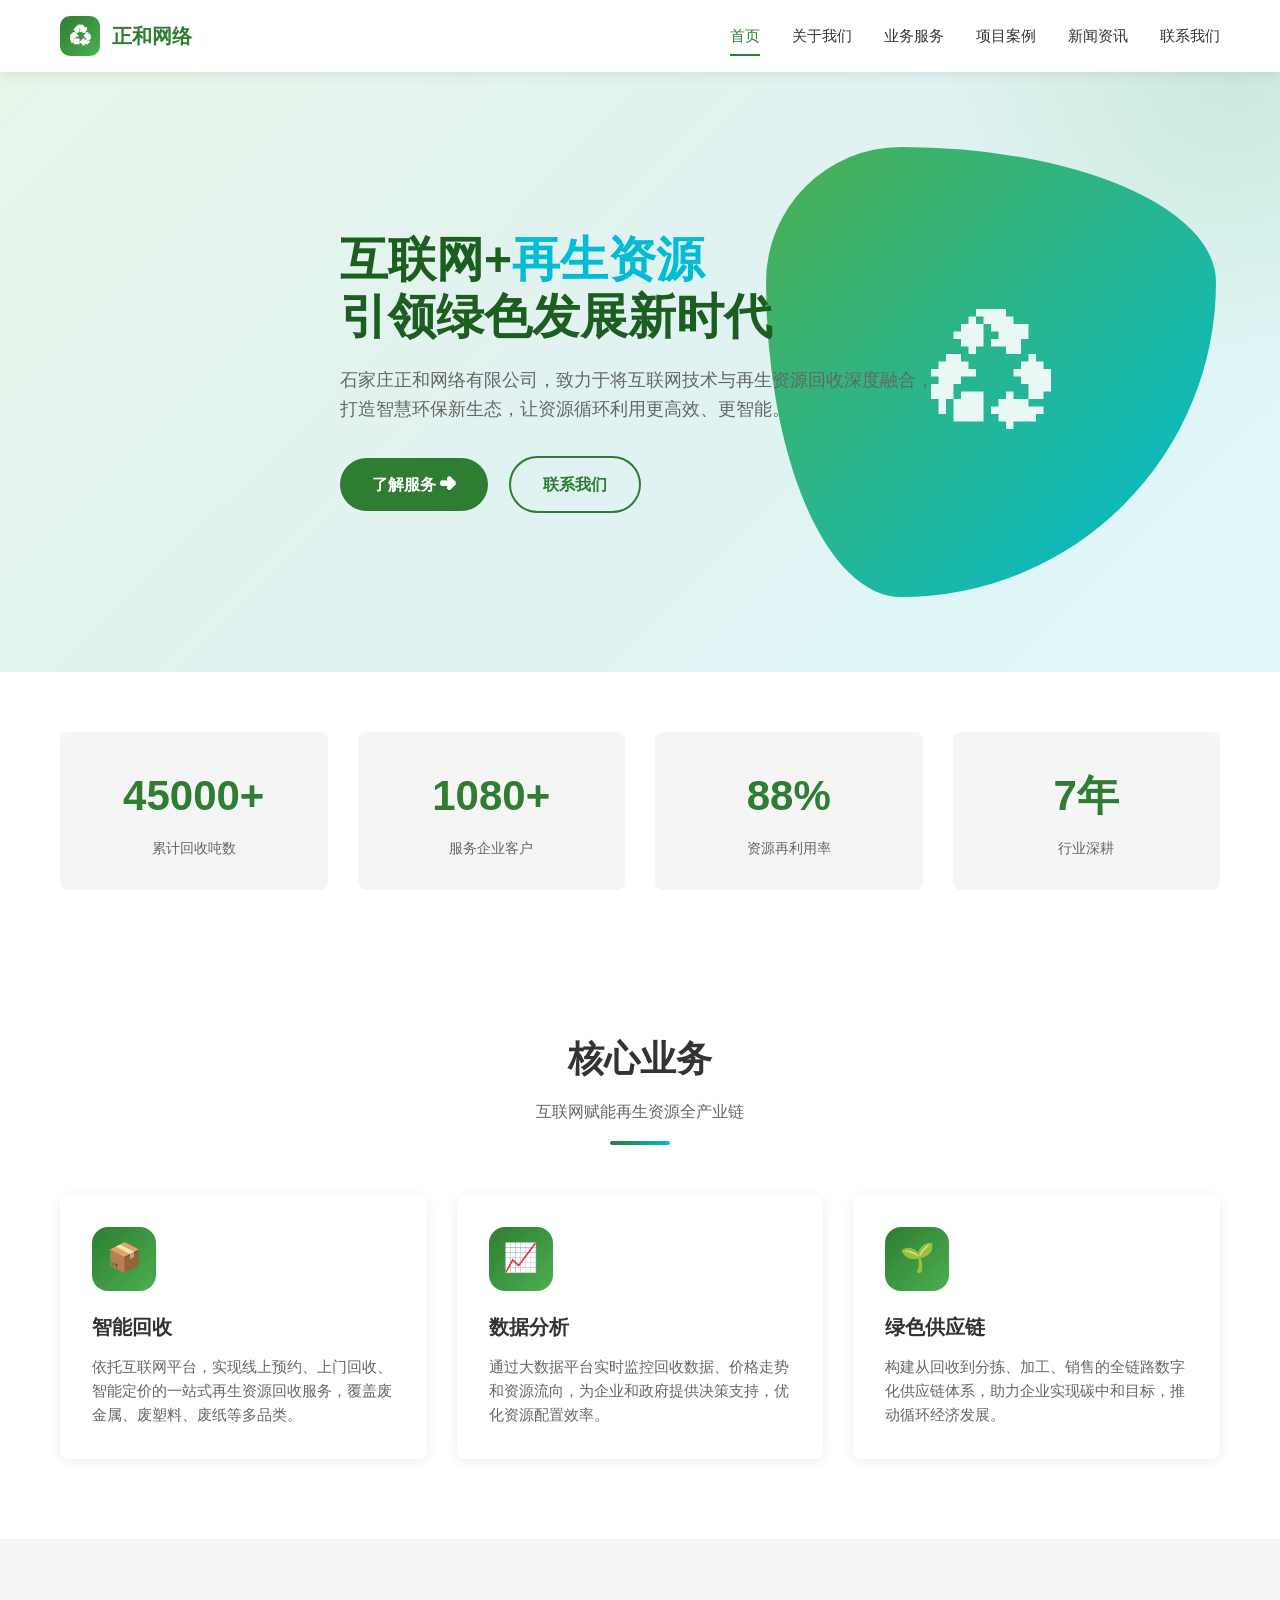
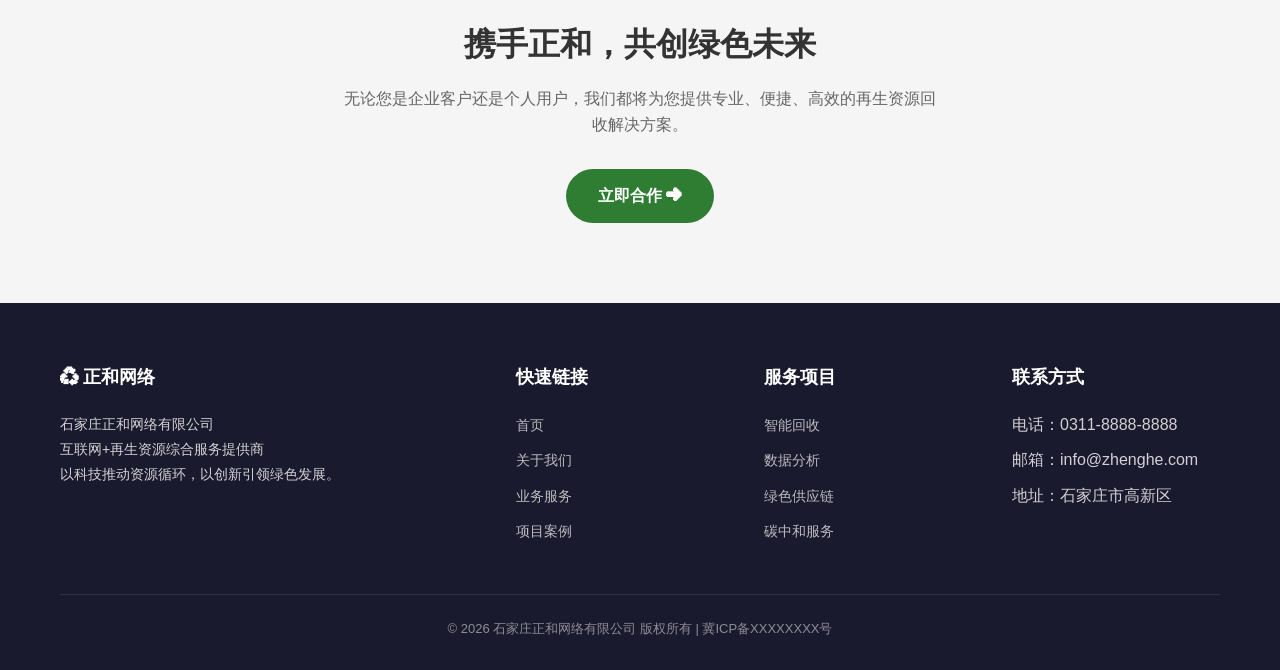
<file: index.html>
<!DOCTYPE html>
<html lang="zh-CN">
<head>
  <meta charset="UTF-8">
  <meta name="viewport" content="width=device-width, initial-scale=1.0">
  <title>石家庄正和网络有限公司 — 互联网+再生资源</title>
  <link rel="stylesheet" href="css/style.css">
</head>
<body>

<!-- Header -->
<header class="header">
  <div class="container">
    <a href="index.html" class="logo">
      <div class="logo-icon">&#9851;</div>
      <span>正和网络</span>
    </a>
    <nav class="nav">
      <a href="index.html" class="active">首页</a>
      <a href="about.html">关于我们</a>
      <a href="services.html">业务服务</a>
      <a href="cases.html">项目案例</a>
      <a href="news.html">新闻资讯</a>
      <a href="contact.html">联系我们</a>
    </nav>
    <div class="hamburger">
      <span></span><span></span><span></span>
    </div>
  </div>
</header>

<!-- Hero -->
<section class="hero">
  <div class="container">
    <div class="hero-content">
      <h1>互联网+<span>再生资源</span><br>引领绿色发展新时代</h1>
      <p>石家庄正和网络有限公司，致力于将互联网技术与再生资源回收深度融合，打造智慧环保新生态，让资源循环利用更高效、更智能。</p>
      <a href="services.html" class="btn btn-primary">了解服务 &#10140;</a>
      <a href="contact.html" class="btn btn-outline">联系我们</a>
    </div>
  </div>
  <div class="hero-visual"></div>
</section>

<!-- Stats -->
<section class="stats">
  <div class="container">
    <div class="stats-grid">
      <div class="stat-item">
        <div class="stat-number" data-target="50000" data-suffix="+">0</div>
        <div class="stat-label">累计回收吨数</div>
      </div>
      <div class="stat-item">
        <div class="stat-number" data-target="1200" data-suffix="+">0</div>
        <div class="stat-label">服务企业客户</div>
      </div>
      <div class="stat-item">
        <div class="stat-number" data-target="98" data-suffix="%">0</div>
        <div class="stat-label">资源再利用率</div>
      </div>
      <div class="stat-item">
        <div class="stat-number" data-target="8" data-suffix="年">0</div>
        <div class="stat-label">行业深耕</div>
      </div>
    </div>
  </div>
</section>

<!-- Services Preview -->
<section class="section">
  <div class="container">
    <div class="section-title">
      <h2>核心业务</h2>
      <p>互联网赋能再生资源全产业链</p>
      <div class="line"></div>
    </div>
    <div class="card-grid">
      <div class="card">
        <div class="card-icon">&#128230;</div>
        <h3>智能回收</h3>
        <p>依托互联网平台，实现线上预约、上门回收、智能定价的一站式再生资源回收服务，覆盖废金属、废塑料、废纸等多品类。</p>
      </div>
      <div class="card">
        <div class="card-icon">&#128200;</div>
        <h3>数据分析</h3>
        <p>通过大数据平台实时监控回收数据、价格走势和资源流向，为企业和政府提供决策支持，优化资源配置效率。</p>
      </div>
      <div class="card">
        <div class="card-icon">&#127793;</div>
        <h3>绿色供应链</h3>
        <p>构建从回收到分拣、加工、销售的全链路数字化供应链体系，助力企业实现碳中和目标，推动循环经济发展。</p>
      </div>
    </div>
  </div>
</section>

<!-- CTA -->
<section class="section section-light">
  <div class="container" style="text-align:center;">
    <h2 style="font-size:32px;margin-bottom:16px;">携手正和，共创绿色未来</h2>
    <p style="color:var(--text-light);margin-bottom:32px;max-width:600px;margin-left:auto;margin-right:auto;">无论您是企业客户还是个人用户，我们都将为您提供专业、便捷、高效的再生资源回收解决方案。</p>
    <a href="contact.html" class="btn btn-primary">立即合作 &#10140;</a>
  </div>
</section>

<!-- Footer -->
<footer class="footer">
  <div class="container">
    <div class="footer-grid">
      <div>
        <h4>&#9851; 正和网络</h4>
        <p>石家庄正和网络有限公司<br>互联网+再生资源综合服务提供商<br>以科技推动资源循环，以创新引领绿色发展。</p>
      </div>
      <div>
        <h4>快速链接</h4>
        <ul>
          <li><a href="index.html">首页</a></li>
          <li><a href="about.html">关于我们</a></li>
          <li><a href="services.html">业务服务</a></li>
          <li><a href="cases.html">项目案例</a></li>
        </ul>
      </div>
      <div>
        <h4>服务项目</h4>
        <ul>
          <li><a href="services.html">智能回收</a></li>
          <li><a href="services.html">数据分析</a></li>
          <li><a href="services.html">绿色供应链</a></li>
          <li><a href="services.html">碳中和服务</a></li>
        </ul>
      </div>
      <div>
        <h4>联系方式</h4>
        <ul>
          <li>电话：0311-8888-8888</li>
          <li>邮箱：info@zhenghe.com</li>
          <li>地址：石家庄市高新区</li>
        </ul>
      </div>
    </div>
    <div class="footer-bottom">
      &copy; 2026 石家庄正和网络有限公司 版权所有 | 冀ICP备XXXXXXXX号
    </div>
  </div>
</footer>

<script src="js/main.js"></script>
</body>
</html>
</file>
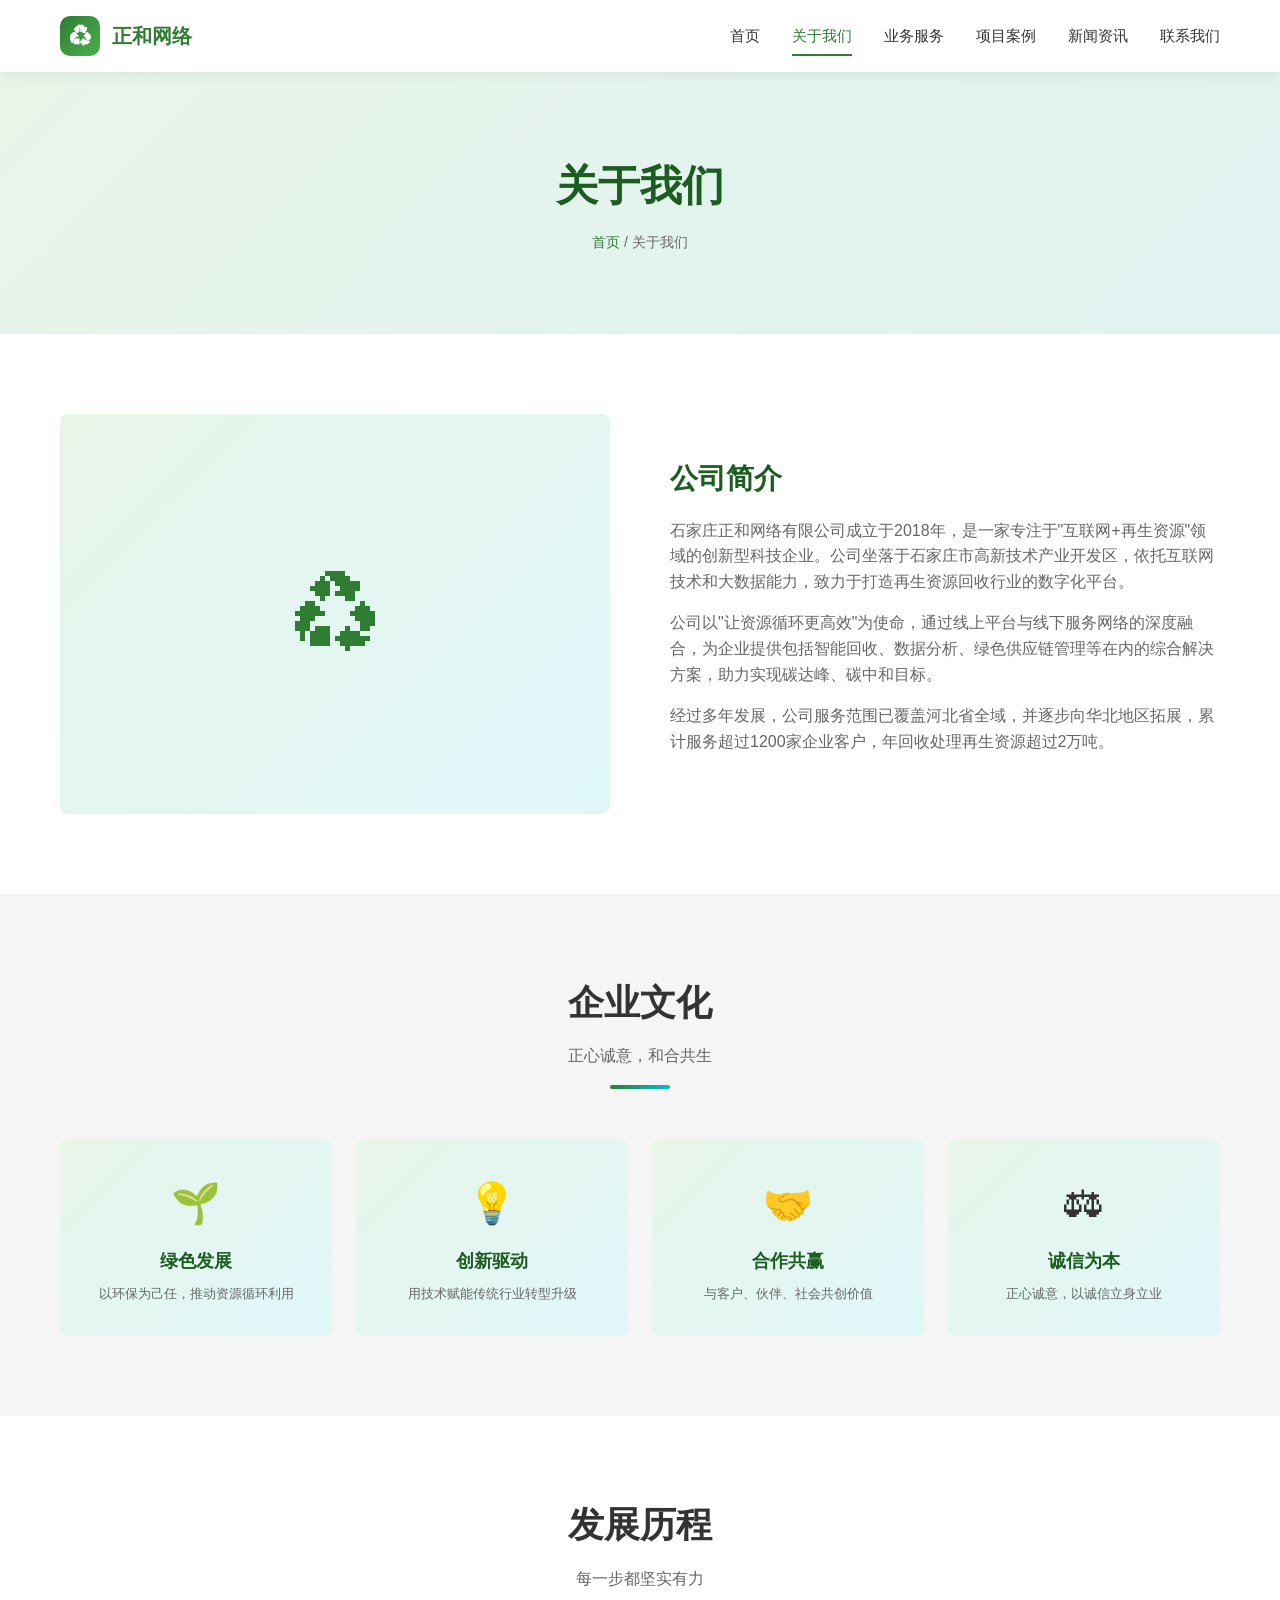
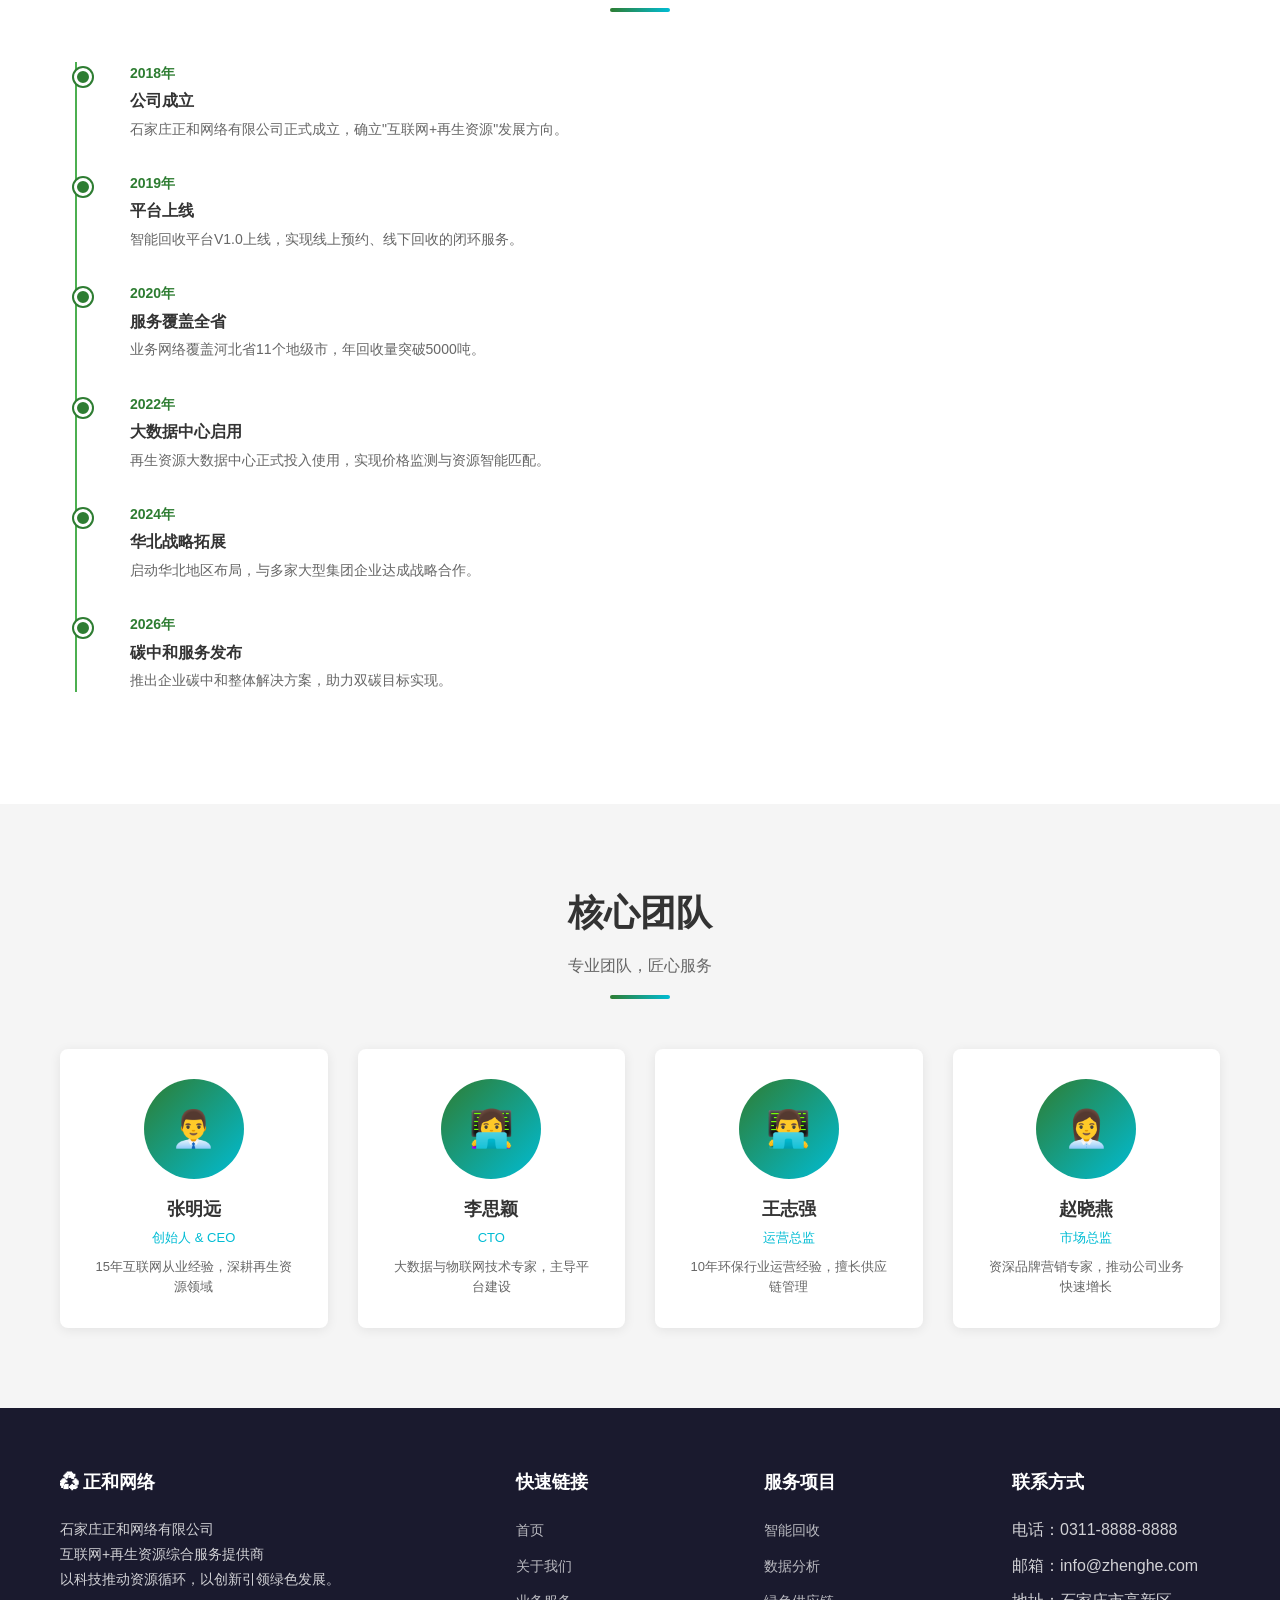
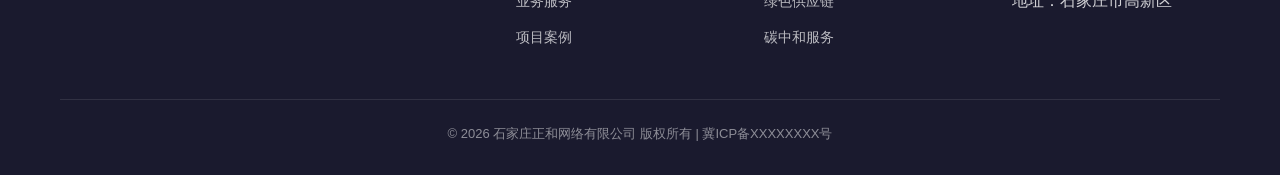
<file: about.html>
<!DOCTYPE html>
<html lang="zh-CN">
<head>
  <meta charset="UTF-8">
  <meta name="viewport" content="width=device-width, initial-scale=1.0">
  <title>关于我们 — 石家庄正和网络有限公司</title>
  <link rel="stylesheet" href="css/style.css">
</head>
<body>

<header class="header">
  <div class="container">
    <a href="index.html" class="logo">
      <div class="logo-icon">&#9851;</div>
      <span>正和网络</span>
    </a>
    <nav class="nav">
      <a href="index.html">首页</a>
      <a href="about.html" class="active">关于我们</a>
      <a href="services.html">业务服务</a>
      <a href="cases.html">项目案例</a>
      <a href="news.html">新闻资讯</a>
      <a href="contact.html">联系我们</a>
    </nav>
    <div class="hamburger">
      <span></span><span></span><span></span>
    </div>
  </div>
</header>

<div class="page-header">
  <div class="container">
    <h1>关于我们</h1>
    <div class="breadcrumb"><a href="index.html">首页</a> / 关于我们</div>
  </div>
</div>

<section class="section">
  <div class="container">
    <div class="about-grid">
      <div class="about-image">&#9851;</div>
      <div class="about-text">
        <h3>公司简介</h3>
        <p>石家庄正和网络有限公司成立于2018年，是一家专注于"互联网+再生资源"领域的创新型科技企业。公司坐落于石家庄市高新技术产业开发区，依托互联网技术和大数据能力，致力于打造再生资源回收行业的数字化平台。</p>
        <p>公司以"让资源循环更高效"为使命，通过线上平台与线下服务网络的深度融合，为企业提供包括智能回收、数据分析、绿色供应链管理等在内的综合解决方案，助力实现碳达峰、碳中和目标。</p>
        <p>经过多年发展，公司服务范围已覆盖河北省全域，并逐步向华北地区拓展，累计服务超过1200家企业客户，年回收处理再生资源超过2万吨。</p>
      </div>
    </div>
  </div>
</section>

<section class="section section-light">
  <div class="container">
    <div class="section-title">
      <h2>企业文化</h2>
      <p>正心诚意，和合共生</p>
      <div class="line"></div>
    </div>
    <div class="values-grid">
      <div class="value-item">
        <div class="icon">&#127793;</div>
        <h4>绿色发展</h4>
        <p>以环保为己任，推动资源循环利用</p>
      </div>
      <div class="value-item">
        <div class="icon">&#128161;</div>
        <h4>创新驱动</h4>
        <p>用技术赋能传统行业转型升级</p>
      </div>
      <div class="value-item">
        <div class="icon">&#129309;</div>
        <h4>合作共赢</h4>
        <p>与客户、伙伴、社会共创价值</p>
      </div>
      <div class="value-item">
        <div class="icon">&#9878;</div>
        <h4>诚信为本</h4>
        <p>正心诚意，以诚信立身立业</p>
      </div>
    </div>
  </div>
</section>

<section class="section">
  <div class="container">
    <div class="section-title">
      <h2>发展历程</h2>
      <p>每一步都坚实有力</p>
      <div class="line"></div>
    </div>
    <div class="timeline">
      <div class="timeline-item">
        <div class="timeline-year">2018年</div>
        <h4>公司成立</h4>
        <p>石家庄正和网络有限公司正式成立，确立"互联网+再生资源"发展方向。</p>
      </div>
      <div class="timeline-item">
        <div class="timeline-year">2019年</div>
        <h4>平台上线</h4>
        <p>智能回收平台V1.0上线，实现线上预约、线下回收的闭环服务。</p>
      </div>
      <div class="timeline-item">
        <div class="timeline-year">2020年</div>
        <h4>服务覆盖全省</h4>
        <p>业务网络覆盖河北省11个地级市，年回收量突破5000吨。</p>
      </div>
      <div class="timeline-item">
        <div class="timeline-year">2022年</div>
        <h4>大数据中心启用</h4>
        <p>再生资源大数据中心正式投入使用，实现价格监测与资源智能匹配。</p>
      </div>
      <div class="timeline-item">
        <div class="timeline-year">2024年</div>
        <h4>华北战略拓展</h4>
        <p>启动华北地区布局，与多家大型集团企业达成战略合作。</p>
      </div>
      <div class="timeline-item">
        <div class="timeline-year">2026年</div>
        <h4>碳中和服务发布</h4>
        <p>推出企业碳中和整体解决方案，助力双碳目标实现。</p>
      </div>
    </div>
  </div>
</section>

<section class="section section-light">
  <div class="container">
    <div class="section-title">
      <h2>核心团队</h2>
      <p>专业团队，匠心服务</p>
      <div class="line"></div>
    </div>
    <div class="team-grid">
      <div class="team-card">
        <div class="team-avatar">&#128104;&#8205;&#128188;</div>
        <h4>张明远</h4>
        <div class="role">创始人 & CEO</div>
        <p style="font-size:13px;color:var(--text-light);margin-top:8px;">15年互联网从业经验，深耕再生资源领域</p>
      </div>
      <div class="team-card">
        <div class="team-avatar">&#128105;&#8205;&#128187;</div>
        <h4>李思颖</h4>
        <div class="role">CTO</div>
        <p style="font-size:13px;color:var(--text-light);margin-top:8px;">大数据与物联网技术专家，主导平台建设</p>
      </div>
      <div class="team-card">
        <div class="team-avatar">&#128104;&#8205;&#128187;</div>
        <h4>王志强</h4>
        <div class="role">运营总监</div>
        <p style="font-size:13px;color:var(--text-light);margin-top:8px;">10年环保行业运营经验，擅长供应链管理</p>
      </div>
      <div class="team-card">
        <div class="team-avatar">&#128105;&#8205;&#128188;</div>
        <h4>赵晓燕</h4>
        <div class="role">市场总监</div>
        <p style="font-size:13px;color:var(--text-light);margin-top:8px;">资深品牌营销专家，推动公司业务快速增长</p>
      </div>
    </div>
  </div>
</section>

<footer class="footer">
  <div class="container">
    <div class="footer-grid">
      <div>
        <h4>&#9851; 正和网络</h4>
        <p>石家庄正和网络有限公司<br>互联网+再生资源综合服务提供商<br>以科技推动资源循环，以创新引领绿色发展。</p>
      </div>
      <div>
        <h4>快速链接</h4>
        <ul>
          <li><a href="index.html">首页</a></li>
          <li><a href="about.html">关于我们</a></li>
          <li><a href="services.html">业务服务</a></li>
          <li><a href="cases.html">项目案例</a></li>
        </ul>
      </div>
      <div>
        <h4>服务项目</h4>
        <ul>
          <li><a href="services.html">智能回收</a></li>
          <li><a href="services.html">数据分析</a></li>
          <li><a href="services.html">绿色供应链</a></li>
          <li><a href="services.html">碳中和服务</a></li>
        </ul>
      </div>
      <div>
        <h4>联系方式</h4>
        <ul>
          <li>电话：0311-8888-8888</li>
          <li>邮箱：info@zhenghe.com</li>
          <li>地址：石家庄市高新区</li>
        </ul>
      </div>
    </div>
    <div class="footer-bottom">
      &copy; 2026 石家庄正和网络有限公司 版权所有 | 冀ICP备XXXXXXXX号
    </div>
  </div>
</footer>

<script src="js/main.js"></script>
</body>
</html>
</file>
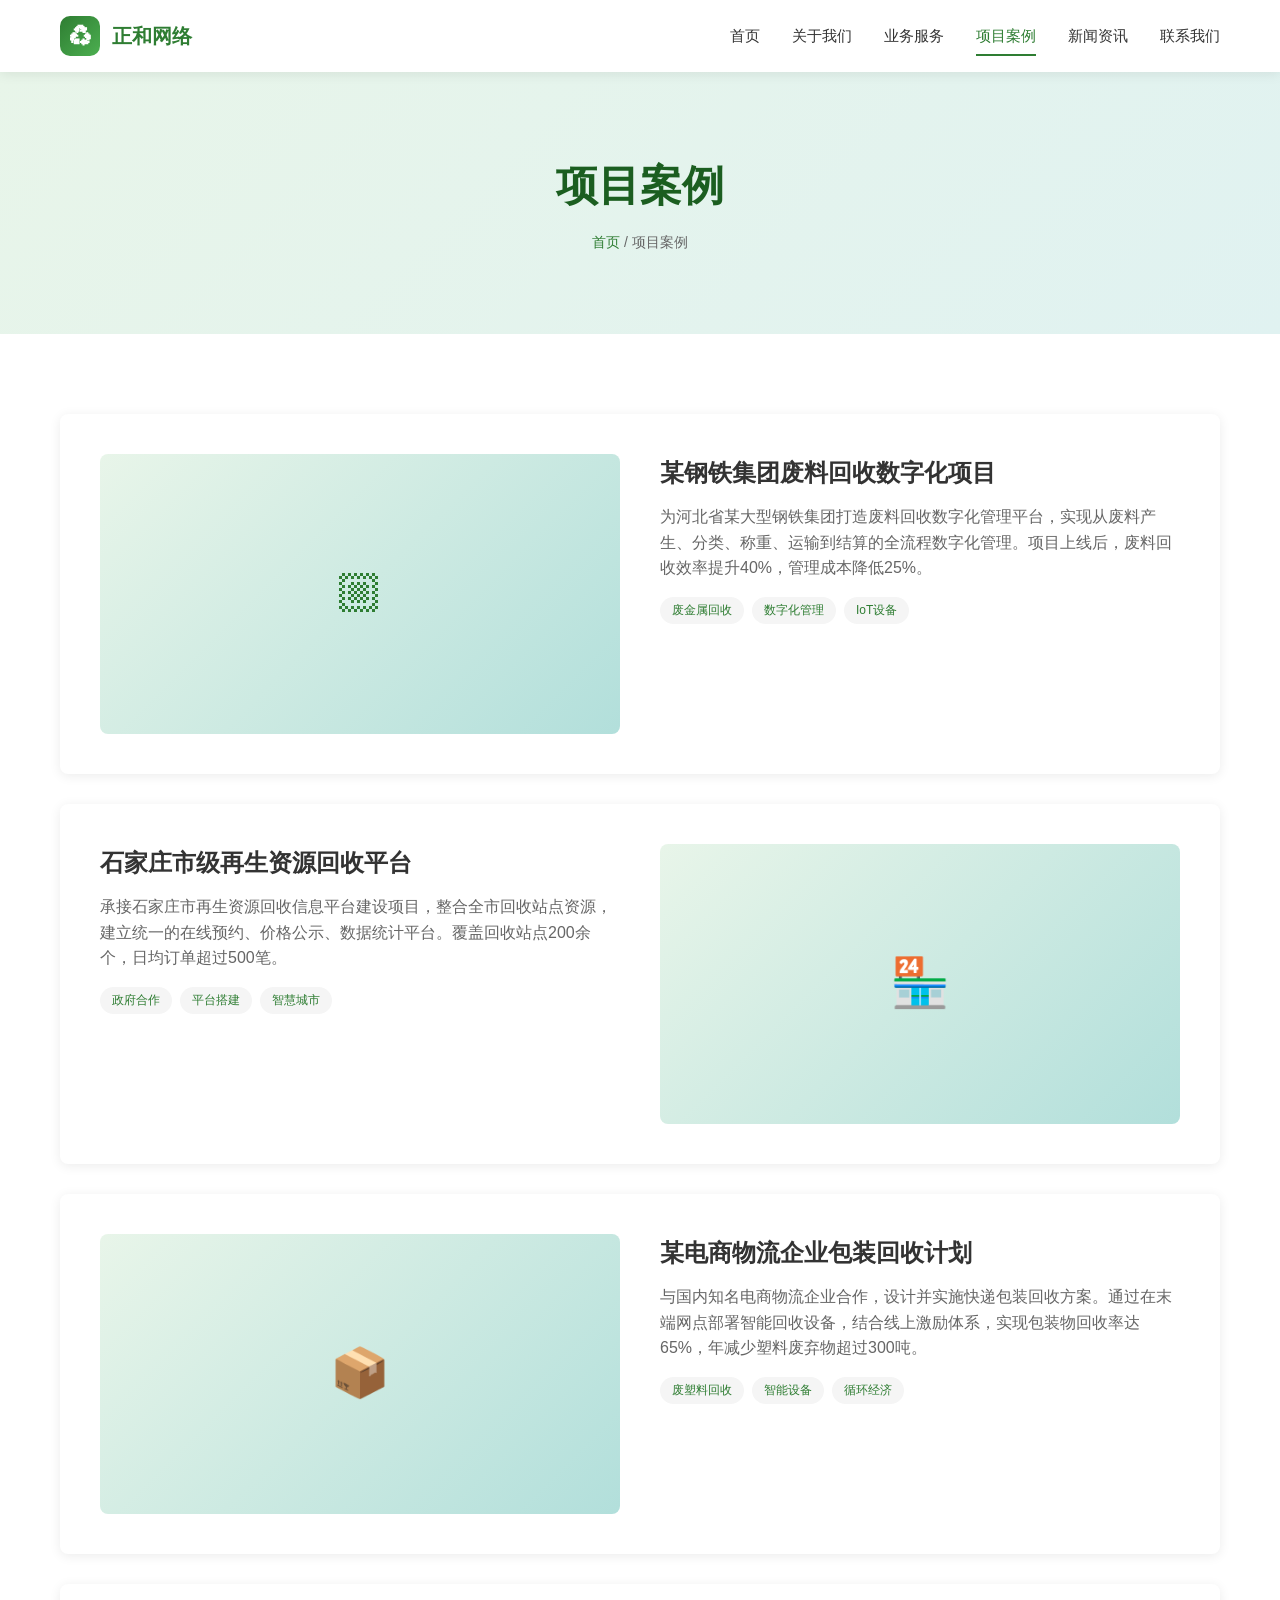
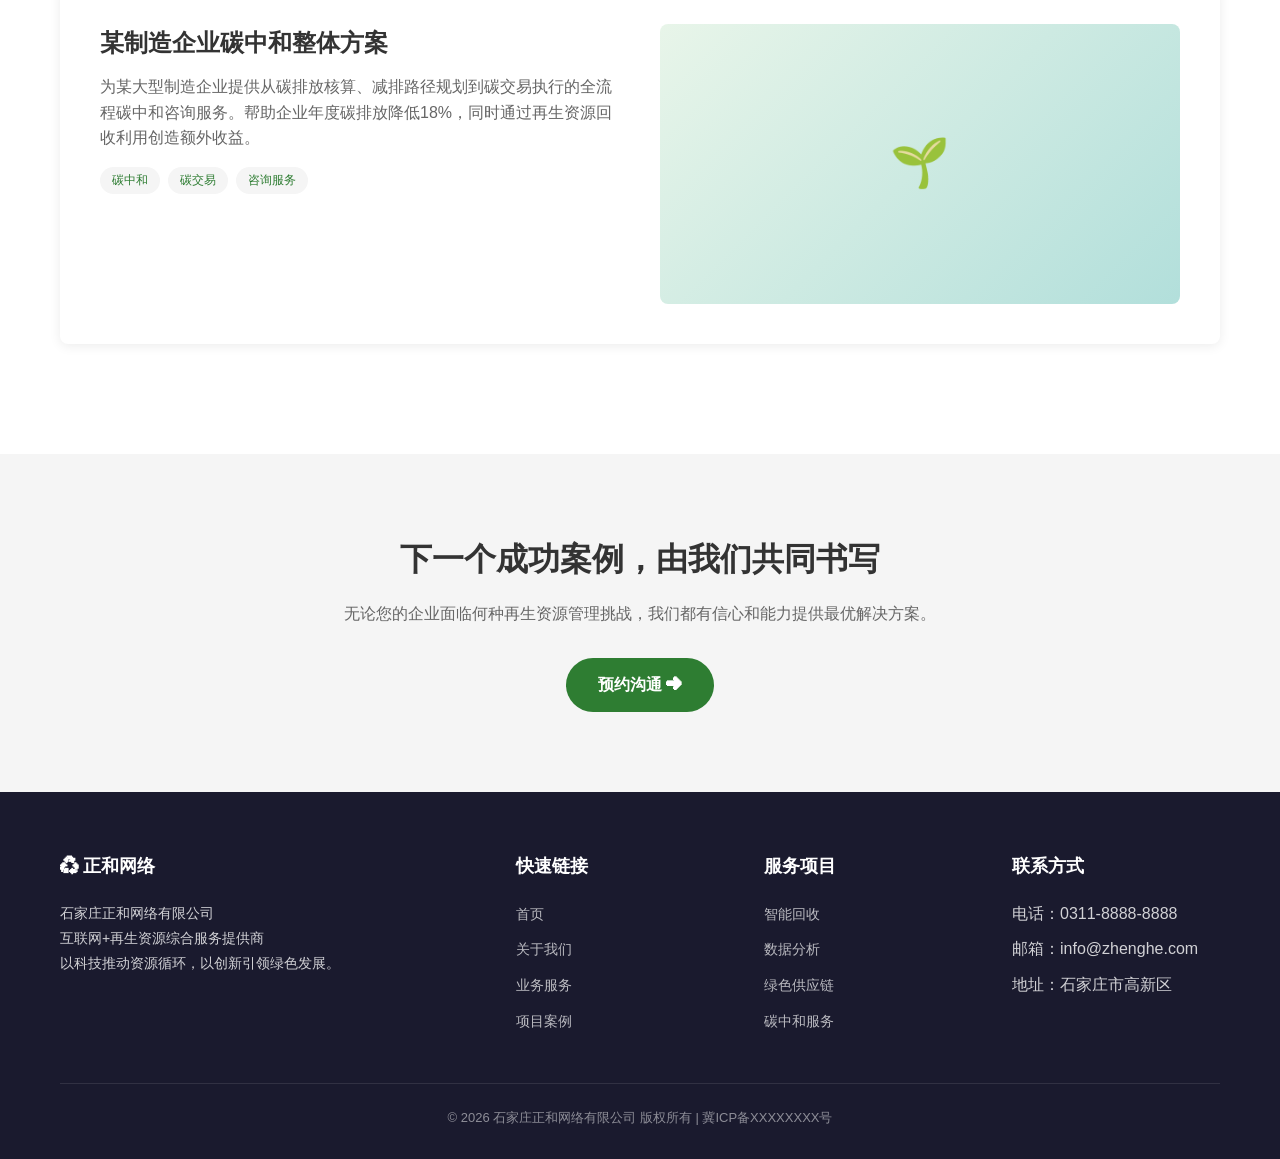
<file: cases.html>
<!DOCTYPE html>
<html lang="zh-CN">
<head>
  <meta charset="UTF-8">
  <meta name="viewport" content="width=device-width, initial-scale=1.0">
  <title>项目案例 — 石家庄正和网络有限公司</title>
  <link rel="stylesheet" href="css/style.css">
</head>
<body>

<header class="header">
  <div class="container">
    <a href="index.html" class="logo">
      <div class="logo-icon">&#9851;</div>
      <span>正和网络</span>
    </a>
    <nav class="nav">
      <a href="index.html">首页</a>
      <a href="about.html">关于我们</a>
      <a href="services.html">业务服务</a>
      <a href="cases.html" class="active">项目案例</a>
      <a href="news.html">新闻资讯</a>
      <a href="contact.html">联系我们</a>
    </nav>
    <div class="hamburger">
      <span></span><span></span><span></span>
    </div>
  </div>
</header>

<div class="page-header">
  <div class="container">
    <h1>项目案例</h1>
    <div class="breadcrumb"><a href="index.html">首页</a> / 项目案例</div>
  </div>
</div>

<section class="section">
  <div class="container">
    <div class="case-card">
      <div class="case-image">&#127996;</div>
      <div class="case-content">
        <h3>某钢铁集团废料回收数字化项目</h3>
        <p>为河北省某大型钢铁集团打造废料回收数字化管理平台，实现从废料产生、分类、称重、运输到结算的全流程数字化管理。项目上线后，废料回收效率提升40%，管理成本降低25%。</p>
        <div class="case-tags">
          <span class="case-tag">废金属回收</span>
          <span class="case-tag">数字化管理</span>
          <span class="case-tag">IoT设备</span>
        </div>
      </div>
    </div>

    <div class="case-card">
      <div class="case-image">&#127978;</div>
      <div class="case-content">
        <h3>石家庄市级再生资源回收平台</h3>
        <p>承接石家庄市再生资源回收信息平台建设项目，整合全市回收站点资源，建立统一的在线预约、价格公示、数据统计平台。覆盖回收站点200余个，日均订单超过500笔。</p>
        <div class="case-tags">
          <span class="case-tag">政府合作</span>
          <span class="case-tag">平台搭建</span>
          <span class="case-tag">智慧城市</span>
        </div>
      </div>
    </div>

    <div class="case-card">
      <div class="case-image">&#128230;</div>
      <div class="case-content">
        <h3>某电商物流企业包装回收计划</h3>
        <p>与国内知名电商物流企业合作，设计并实施快递包装回收方案。通过在末端网点部署智能回收设备，结合线上激励体系，实现包装物回收率达65%，年减少塑料废弃物超过300吨。</p>
        <div class="case-tags">
          <span class="case-tag">废塑料回收</span>
          <span class="case-tag">智能设备</span>
          <span class="case-tag">循环经济</span>
        </div>
      </div>
    </div>

    <div class="case-card">
      <div class="case-image">&#127793;</div>
      <div class="case-content">
        <h3>某制造企业碳中和整体方案</h3>
        <p>为某大型制造企业提供从碳排放核算、减排路径规划到碳交易执行的全流程碳中和咨询服务。帮助企业年度碳排放降低18%，同时通过再生资源回收利用创造额外收益。</p>
        <div class="case-tags">
          <span class="case-tag">碳中和</span>
          <span class="case-tag">碳交易</span>
          <span class="case-tag">咨询服务</span>
        </div>
      </div>
    </div>
  </div>
</section>

<section class="section section-light">
  <div class="container" style="text-align:center;">
    <h2 style="font-size:32px;margin-bottom:16px;">下一个成功案例，由我们共同书写</h2>
    <p style="color:var(--text-light);margin-bottom:32px;max-width:600px;margin-left:auto;margin-right:auto;">无论您的企业面临何种再生资源管理挑战，我们都有信心和能力提供最优解决方案。</p>
    <a href="contact.html" class="btn btn-primary">预约沟通 &#10140;</a>
  </div>
</section>

<footer class="footer">
  <div class="container">
    <div class="footer-grid">
      <div>
        <h4>&#9851; 正和网络</h4>
        <p>石家庄正和网络有限公司<br>互联网+再生资源综合服务提供商<br>以科技推动资源循环，以创新引领绿色发展。</p>
      </div>
      <div>
        <h4>快速链接</h4>
        <ul>
          <li><a href="index.html">首页</a></li>
          <li><a href="about.html">关于我们</a></li>
          <li><a href="services.html">业务服务</a></li>
          <li><a href="cases.html">项目案例</a></li>
        </ul>
      </div>
      <div>
        <h4>服务项目</h4>
        <ul>
          <li><a href="services.html">智能回收</a></li>
          <li><a href="services.html">数据分析</a></li>
          <li><a href="services.html">绿色供应链</a></li>
          <li><a href="services.html">碳中和服务</a></li>
        </ul>
      </div>
      <div>
        <h4>联系方式</h4>
        <ul>
          <li>电话：0311-8888-8888</li>
          <li>邮箱：info@zhenghe.com</li>
          <li>地址：石家庄市高新区</li>
        </ul>
      </div>
    </div>
    <div class="footer-bottom">
      &copy; 2026 石家庄正和网络有限公司 版权所有 | 冀ICP备XXXXXXXX号
    </div>
  </div>
</footer>

<script src="js/main.js"></script>
</body>
</html>
</file>
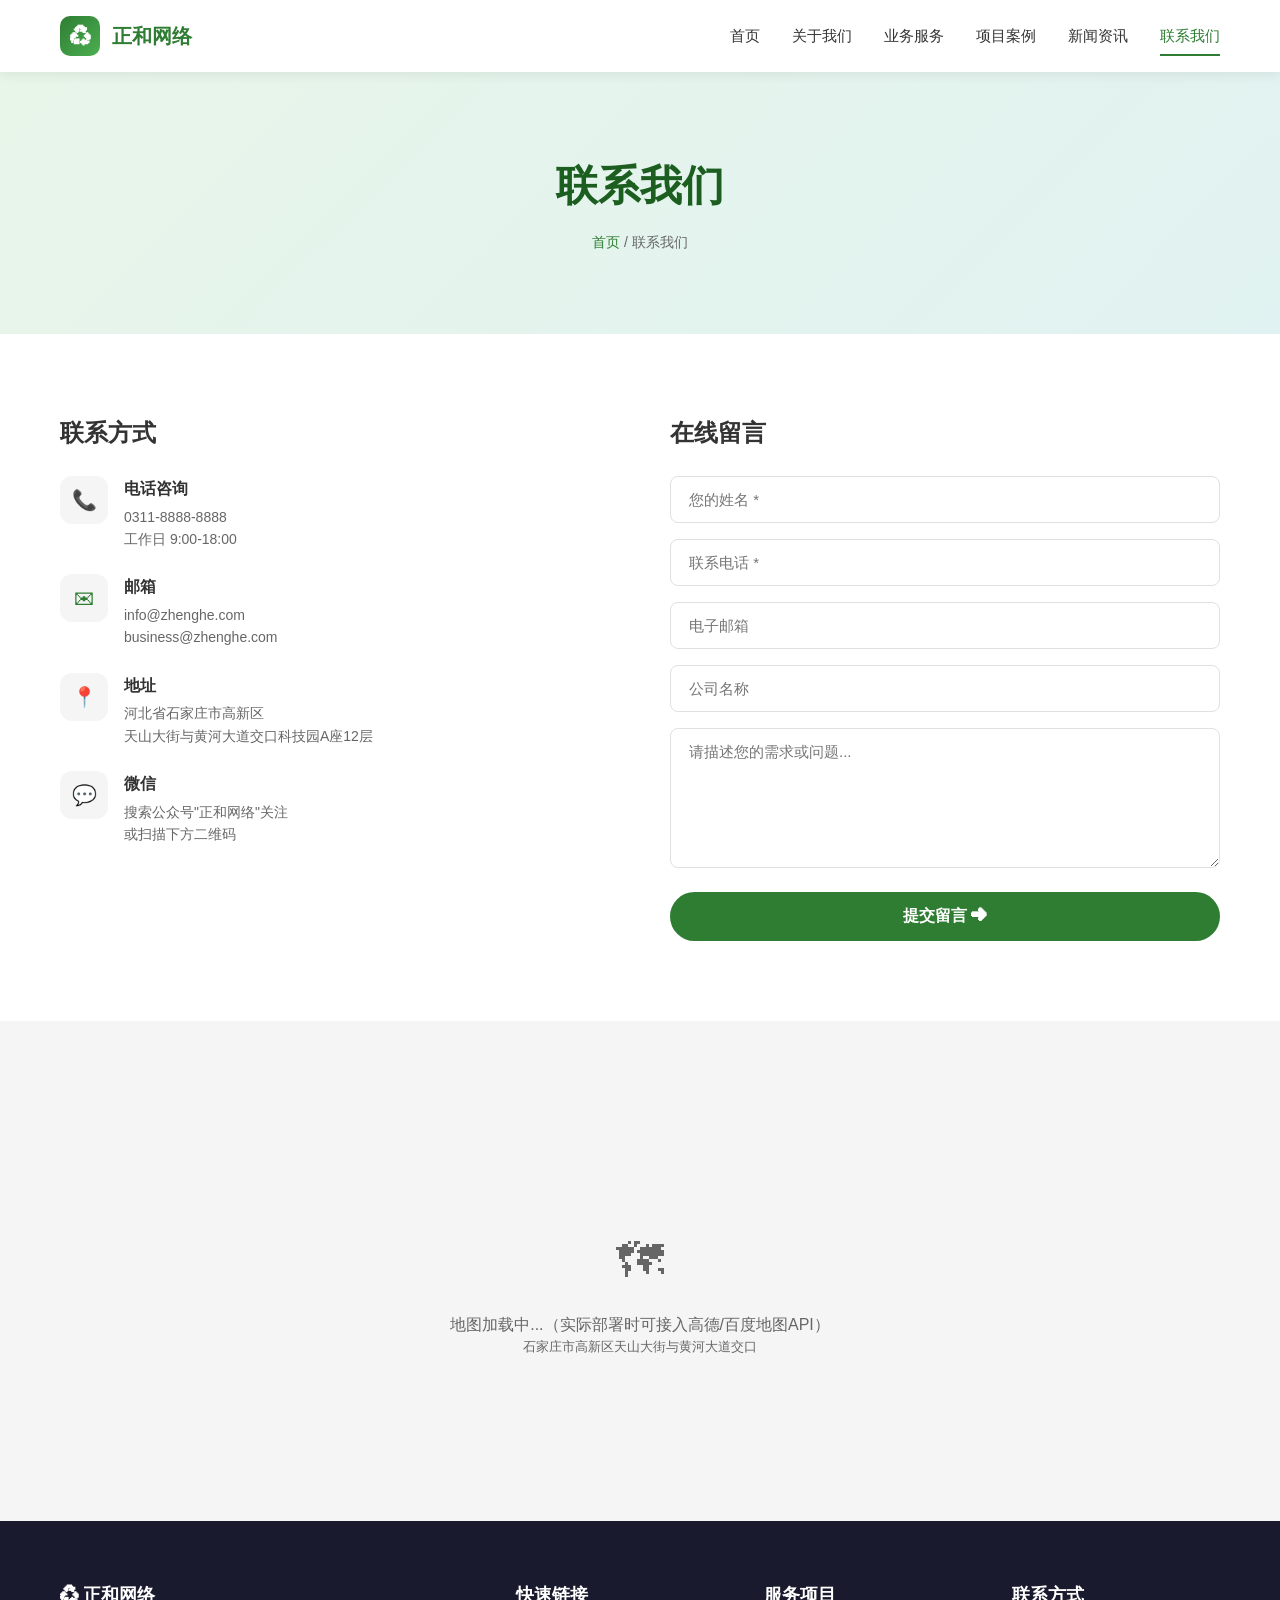
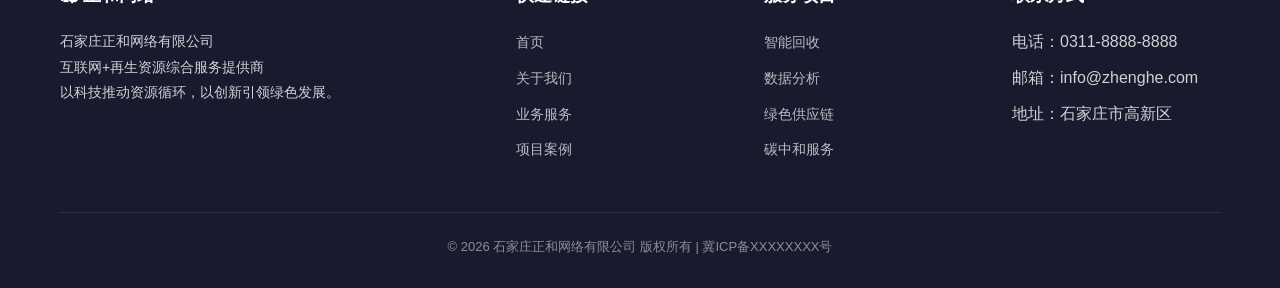
<file: contact.html>
<!DOCTYPE html>
<html lang="zh-CN">
<head>
  <meta charset="UTF-8">
  <meta name="viewport" content="width=device-width, initial-scale=1.0">
  <title>联系我们 — 石家庄正和网络有限公司</title>
  <link rel="stylesheet" href="css/style.css">
</head>
<body>

<header class="header">
  <div class="container">
    <a href="index.html" class="logo">
      <div class="logo-icon">&#9851;</div>
      <span>正和网络</span>
    </a>
    <nav class="nav">
      <a href="index.html">首页</a>
      <a href="about.html">关于我们</a>
      <a href="services.html">业务服务</a>
      <a href="cases.html">项目案例</a>
      <a href="news.html">新闻资讯</a>
      <a href="contact.html" class="active">联系我们</a>
    </nav>
    <div class="hamburger">
      <span></span><span></span><span></span>
    </div>
  </div>
</header>

<div class="page-header">
  <div class="container">
    <h1>联系我们</h1>
    <div class="breadcrumb"><a href="index.html">首页</a> / 联系我们</div>
  </div>
</div>

<section class="section">
  <div class="container">
    <div class="contact-grid">
      <div class="contact-info">
        <h3>联系方式</h3>
        <div class="contact-item">
          <div class="contact-icon">&#128222;</div>
          <div>
            <h4>电话咨询</h4>
            <p>0311-8888-8888<br>工作日 9:00-18:00</p>
          </div>
        </div>
        <div class="contact-item">
          <div class="contact-icon">&#9993;</div>
          <div>
            <h4>邮箱</h4>
            <p>info@zhenghe.com<br>business@zhenghe.com</p>
          </div>
        </div>
        <div class="contact-item">
          <div class="contact-icon">&#128205;</div>
          <div>
            <h4>地址</h4>
            <p>河北省石家庄市高新区<br>天山大街与黄河大道交口科技园A座12层</p>
          </div>
        </div>
        <div class="contact-item">
          <div class="contact-icon">&#128172;</div>
          <div>
            <h4>微信</h4>
            <p>搜索公众号"正和网络"关注<br>或扫描下方二维码</p>
          </div>
        </div>
      </div>
      <div>
        <h3 style="font-size:24px;margin-bottom:24px;">在线留言</h3>
        <form class="contact-form" id="contactForm">
          <input type="text" name="name" placeholder="您的姓名 *" required>
          <input type="tel" name="phone" placeholder="联系电话 *" required>
          <input type="email" name="email" placeholder="电子邮箱">
          <input type="text" name="company" placeholder="公司名称">
          <textarea name="message" placeholder="请描述您的需求或问题..." required></textarea>
          <button type="submit" class="btn btn-primary" style="width:100%;justify-content:center;">提交留言 &#10140;</button>
        </form>
      </div>
    </div>
  </div>
</section>

<section class="section section-light">
  <div class="container">
    <div class="map">
      <div style="text-align:center;">
        <div style="font-size:48px;margin-bottom:12px;">&#128506;</div>
        <p>地图加载中...（实际部署时可接入高德/百度地图API）</p>
        <p style="font-size:13px;">石家庄市高新区天山大街与黄河大道交口</p>
      </div>
    </div>
  </div>
</section>

<footer class="footer">
  <div class="container">
    <div class="footer-grid">
      <div>
        <h4>&#9851; 正和网络</h4>
        <p>石家庄正和网络有限公司<br>互联网+再生资源综合服务提供商<br>以科技推动资源循环，以创新引领绿色发展。</p>
      </div>
      <div>
        <h4>快速链接</h4>
        <ul>
          <li><a href="index.html">首页</a></li>
          <li><a href="about.html">关于我们</a></li>
          <li><a href="services.html">业务服务</a></li>
          <li><a href="cases.html">项目案例</a></li>
        </ul>
      </div>
      <div>
        <h4>服务项目</h4>
        <ul>
          <li><a href="services.html">智能回收</a></li>
          <li><a href="services.html">数据分析</a></li>
          <li><a href="services.html">绿色供应链</a></li>
          <li><a href="services.html">碳中和服务</a></li>
        </ul>
      </div>
      <div>
        <h4>联系方式</h4>
        <ul>
          <li>电话：0311-8888-8888</li>
          <li>邮箱：info@zhenghe.com</li>
          <li>地址：石家庄市高新区</li>
        </ul>
      </div>
    </div>
    <div class="footer-bottom">
      &copy; 2026 石家庄正和网络有限公司 版权所有 | 冀ICP备XXXXXXXX号
    </div>
  </div>
</footer>

<script src="js/main.js"></script>
<script>
document.getElementById('contactForm').addEventListener('submit', function(e) {
  e.preventDefault();
  alert('感谢您的留言！我们会尽快与您联系。');
  this.reset();
});
</script>
</body>
</html>
</file>
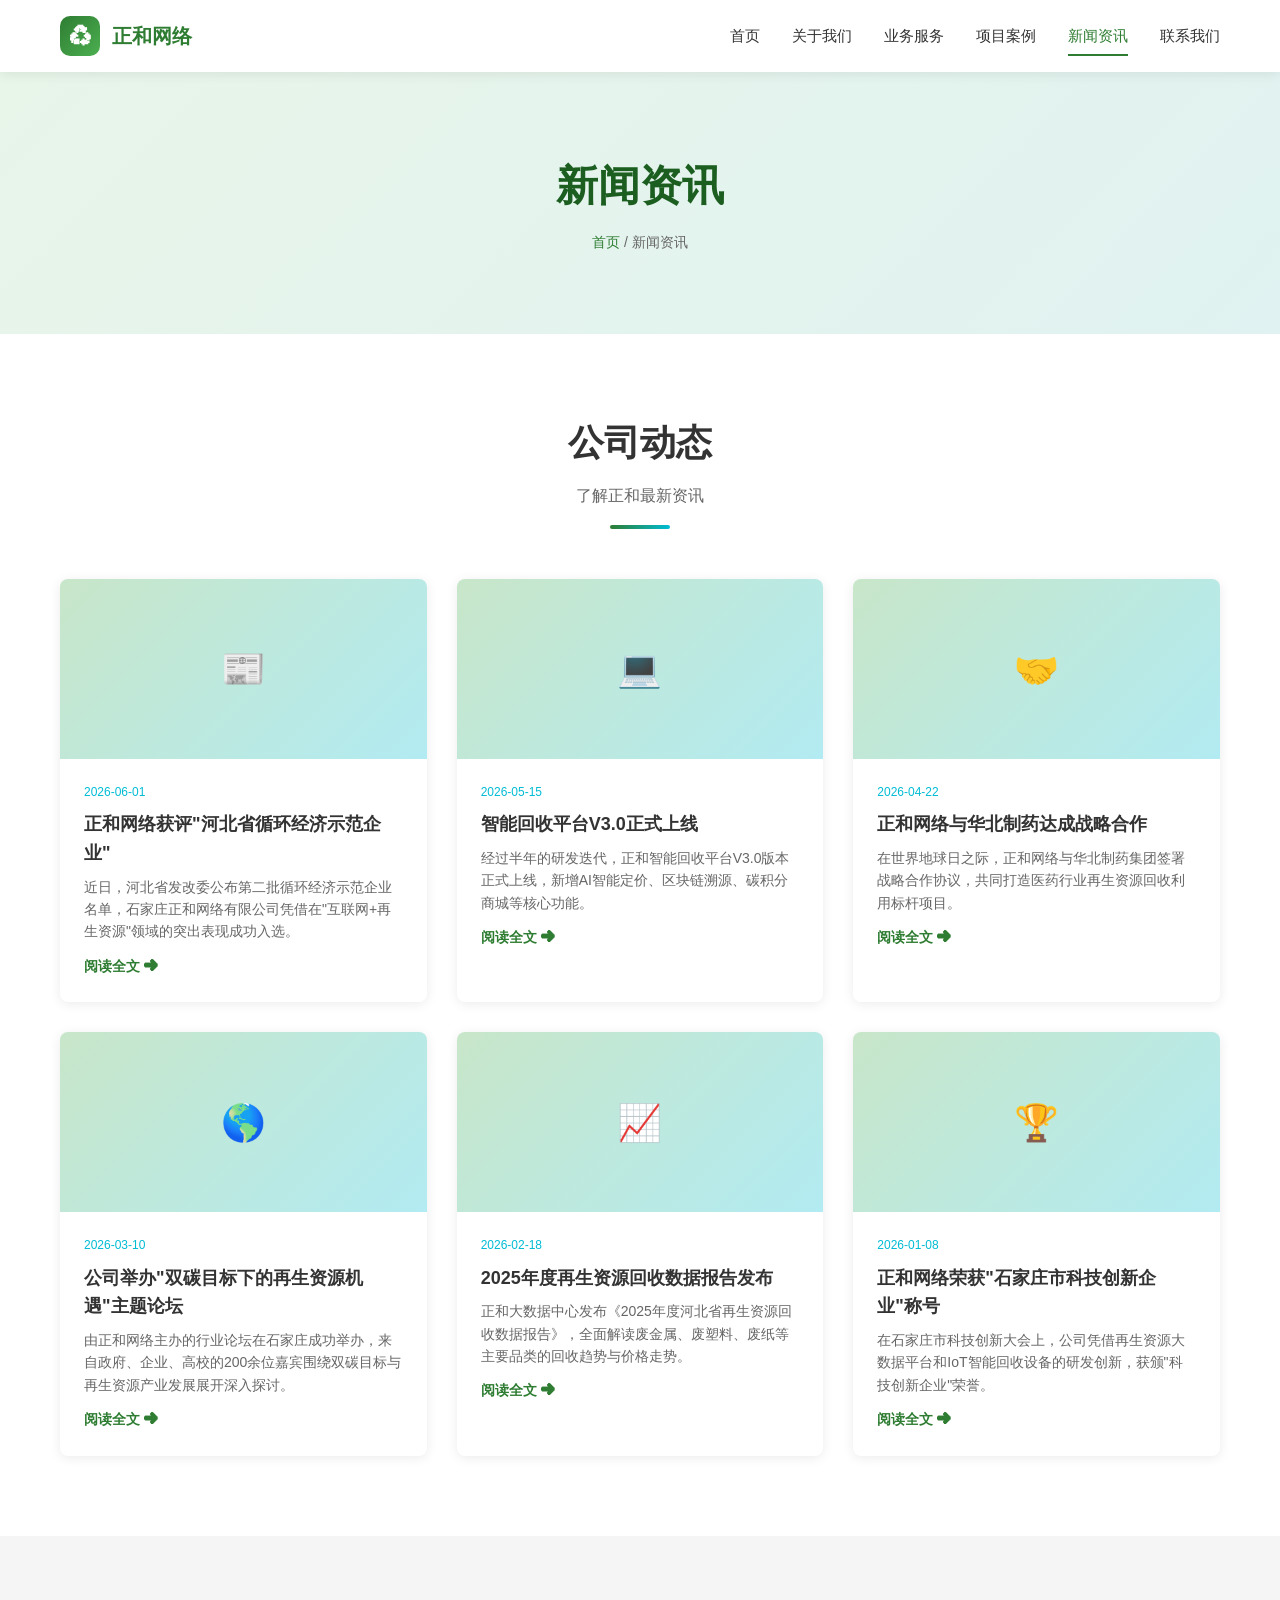
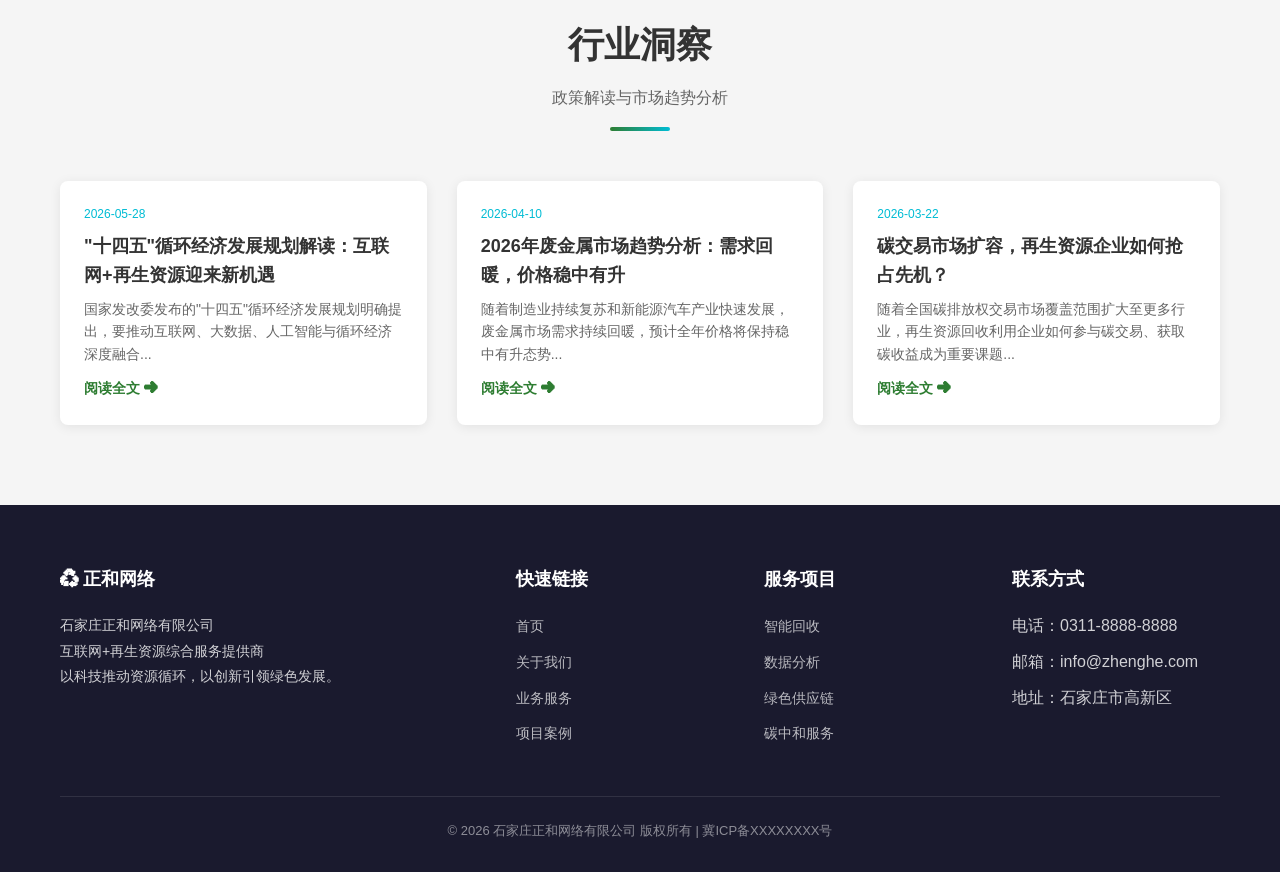
<file: news.html>
<!DOCTYPE html>
<html lang="zh-CN">
<head>
  <meta charset="UTF-8">
  <meta name="viewport" content="width=device-width, initial-scale=1.0">
  <title>新闻资讯 — 石家庄正和网络有限公司</title>
  <link rel="stylesheet" href="css/style.css">
</head>
<body>

<header class="header">
  <div class="container">
    <a href="index.html" class="logo">
      <div class="logo-icon">&#9851;</div>
      <span>正和网络</span>
    </a>
    <nav class="nav">
      <a href="index.html">首页</a>
      <a href="about.html">关于我们</a>
      <a href="services.html">业务服务</a>
      <a href="cases.html">项目案例</a>
      <a href="news.html" class="active">新闻资讯</a>
      <a href="contact.html">联系我们</a>
    </nav>
    <div class="hamburger">
      <span></span><span></span><span></span>
    </div>
  </div>
</header>

<div class="page-header">
  <div class="container">
    <h1>新闻资讯</h1>
    <div class="breadcrumb"><a href="index.html">首页</a> / 新闻资讯</div>
  </div>
</div>

<section class="section">
  <div class="container">
    <div class="section-title">
      <h2>公司动态</h2>
      <p>了解正和最新资讯</p>
      <div class="line"></div>
    </div>
    <div class="news-grid">
      <div class="news-card">
        <div class="news-image">&#128240;</div>
        <div class="news-body">
          <div class="news-date">2026-06-01</div>
          <h3>正和网络获评"河北省循环经济示范企业"</h3>
          <p>近日，河北省发改委公布第二批循环经济示范企业名单，石家庄正和网络有限公司凭借在"互联网+再生资源"领域的突出表现成功入选。</p>
          <a href="#" class="news-link">阅读全文 &#10140;</a>
        </div>
      </div>
      <div class="news-card">
        <div class="news-image">&#128187;</div>
        <div class="news-body">
          <div class="news-date">2026-05-15</div>
          <h3>智能回收平台V3.0正式上线</h3>
          <p>经过半年的研发迭代，正和智能回收平台V3.0版本正式上线，新增AI智能定价、区块链溯源、碳积分商城等核心功能。</p>
          <a href="#" class="news-link">阅读全文 &#10140;</a>
        </div>
      </div>
      <div class="news-card">
        <div class="news-image">&#129309;</div>
        <div class="news-body">
          <div class="news-date">2026-04-22</div>
          <h3>正和网络与华北制药达成战略合作</h3>
          <p>在世界地球日之际，正和网络与华北制药集团签署战略合作协议，共同打造医药行业再生资源回收利用标杆项目。</p>
          <a href="#" class="news-link">阅读全文 &#10140;</a>
        </div>
      </div>
      <div class="news-card">
        <div class="news-image">&#127758;</div>
        <div class="news-body">
          <div class="news-date">2026-03-10</div>
          <h3>公司举办"双碳目标下的再生资源机遇"主题论坛</h3>
          <p>由正和网络主办的行业论坛在石家庄成功举办，来自政府、企业、高校的200余位嘉宾围绕双碳目标与再生资源产业发展展开深入探讨。</p>
          <a href="#" class="news-link">阅读全文 &#10140;</a>
        </div>
      </div>
      <div class="news-card">
        <div class="news-image">&#128200;</div>
        <div class="news-body">
          <div class="news-date">2026-02-18</div>
          <h3>2025年度再生资源回收数据报告发布</h3>
          <p>正和大数据中心发布《2025年度河北省再生资源回收数据报告》，全面解读废金属、废塑料、废纸等主要品类的回收趋势与价格走势。</p>
          <a href="#" class="news-link">阅读全文 &#10140;</a>
        </div>
      </div>
      <div class="news-card">
        <div class="news-image">&#127942;</div>
        <div class="news-body">
          <div class="news-date">2026-01-08</div>
          <h3>正和网络荣获"石家庄市科技创新企业"称号</h3>
          <p>在石家庄市科技创新大会上，公司凭借再生资源大数据平台和IoT智能回收设备的研发创新，获颁"科技创新企业"荣誉。</p>
          <a href="#" class="news-link">阅读全文 &#10140;</a>
        </div>
      </div>
    </div>
  </div>
</section>

<section class="section section-light">
  <div class="container">
    <div class="section-title">
      <h2>行业洞察</h2>
      <p>政策解读与市场趋势分析</p>
      <div class="line"></div>
    </div>
    <div class="news-grid">
      <div class="news-card">
        <div class="news-body">
          <div class="news-date">2026-05-28</div>
          <h3>"十四五"循环经济发展规划解读：互联网+再生资源迎来新机遇</h3>
          <p>国家发改委发布的"十四五"循环经济发展规划明确提出，要推动互联网、大数据、人工智能与循环经济深度融合...</p>
          <a href="#" class="news-link">阅读全文 &#10140;</a>
        </div>
      </div>
      <div class="news-card">
        <div class="news-body">
          <div class="news-date">2026-04-10</div>
          <h3>2026年废金属市场趋势分析：需求回暖，价格稳中有升</h3>
          <p>随着制造业持续复苏和新能源汽车产业快速发展，废金属市场需求持续回暖，预计全年价格将保持稳中有升态势...</p>
          <a href="#" class="news-link">阅读全文 &#10140;</a>
        </div>
      </div>
      <div class="news-card">
        <div class="news-body">
          <div class="news-date">2026-03-22</div>
          <h3>碳交易市场扩容，再生资源企业如何抢占先机？</h3>
          <p>随着全国碳排放权交易市场覆盖范围扩大至更多行业，再生资源回收利用企业如何参与碳交易、获取碳收益成为重要课题...</p>
          <a href="#" class="news-link">阅读全文 &#10140;</a>
        </div>
      </div>
    </div>
  </div>
</section>

<footer class="footer">
  <div class="container">
    <div class="footer-grid">
      <div>
        <h4>&#9851; 正和网络</h4>
        <p>石家庄正和网络有限公司<br>互联网+再生资源综合服务提供商<br>以科技推动资源循环，以创新引领绿色发展。</p>
      </div>
      <div>
        <h4>快速链接</h4>
        <ul>
          <li><a href="index.html">首页</a></li>
          <li><a href="about.html">关于我们</a></li>
          <li><a href="services.html">业务服务</a></li>
          <li><a href="cases.html">项目案例</a></li>
        </ul>
      </div>
      <div>
        <h4>服务项目</h4>
        <ul>
          <li><a href="services.html">智能回收</a></li>
          <li><a href="services.html">数据分析</a></li>
          <li><a href="services.html">绿色供应链</a></li>
          <li><a href="services.html">碳中和服务</a></li>
        </ul>
      </div>
      <div>
        <h4>联系方式</h4>
        <ul>
          <li>电话：0311-8888-8888</li>
          <li>邮箱：info@zhenghe.com</li>
          <li>地址：石家庄市高新区</li>
        </ul>
      </div>
    </div>
    <div class="footer-bottom">
      &copy; 2026 石家庄正和网络有限公司 版权所有 | 冀ICP备XXXXXXXX号
    </div>
  </div>
</footer>

<script src="js/main.js"></script>
</body>
</html>
</file>
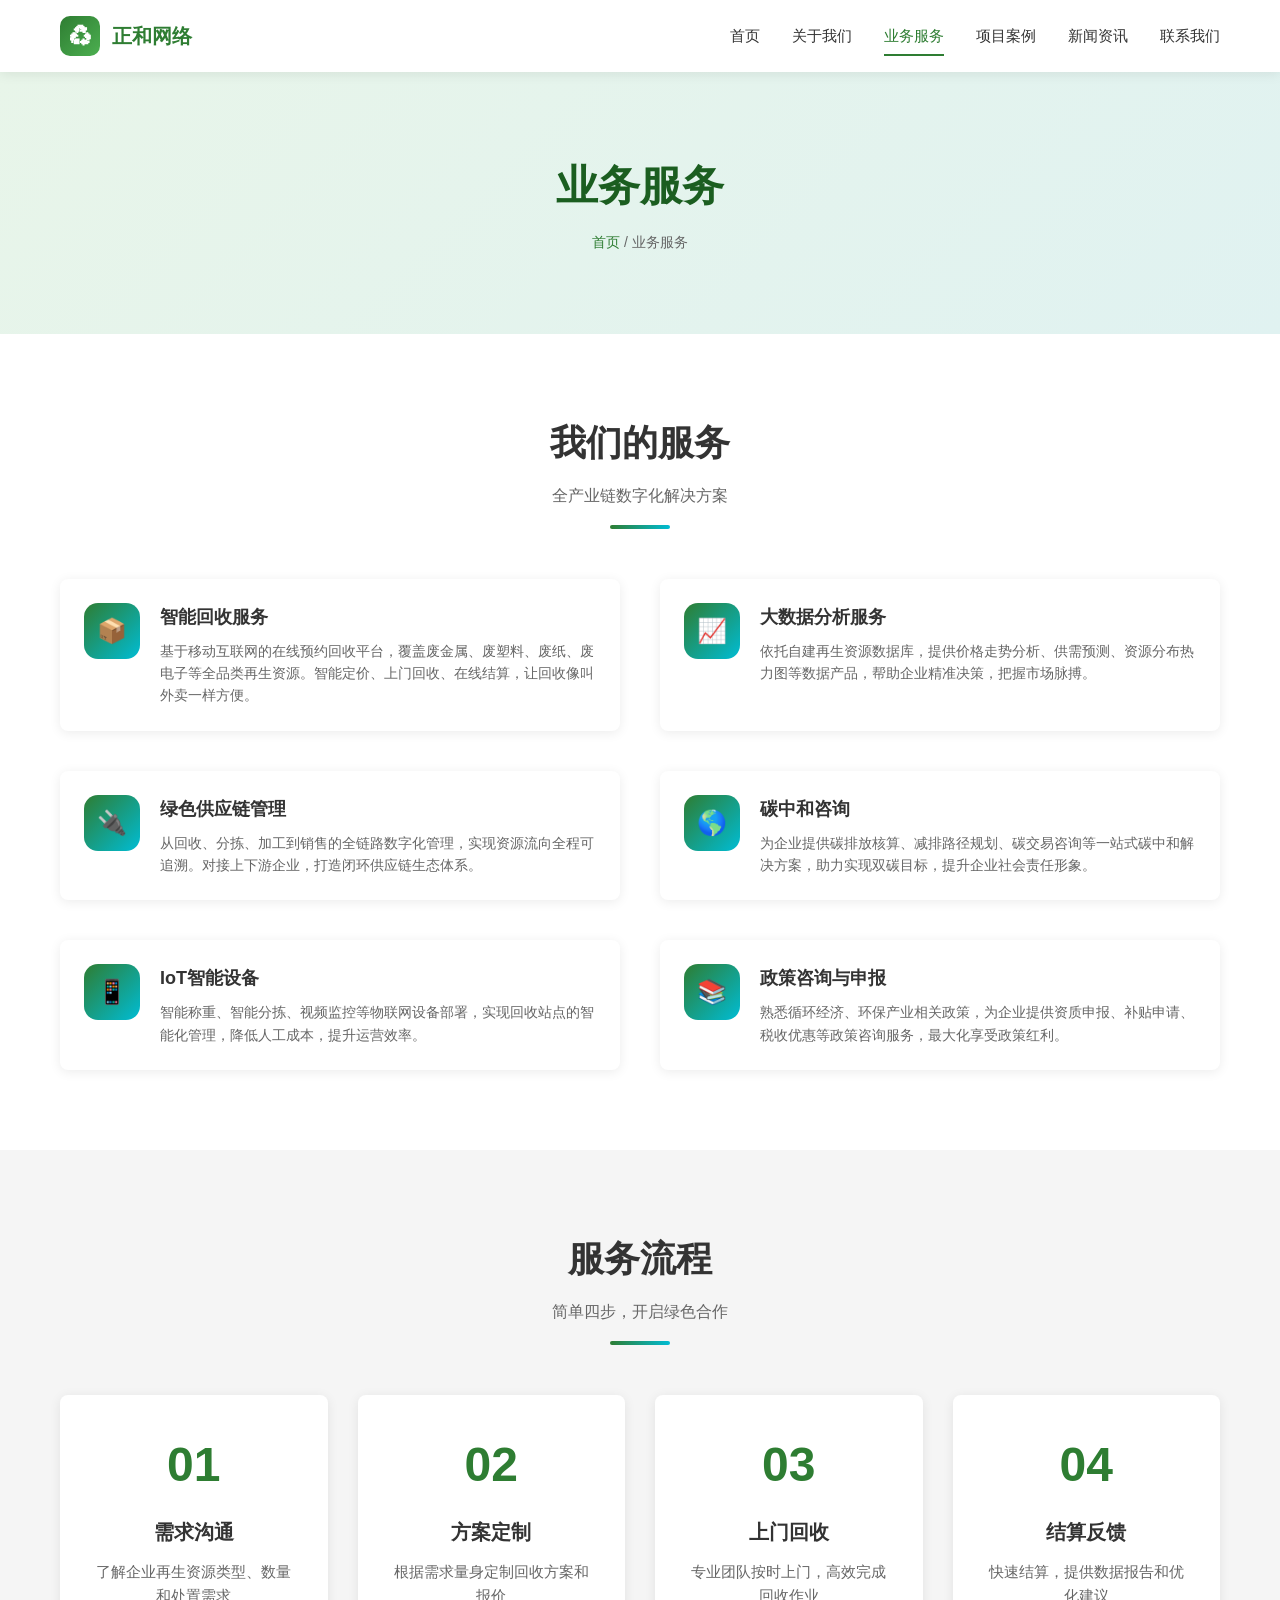
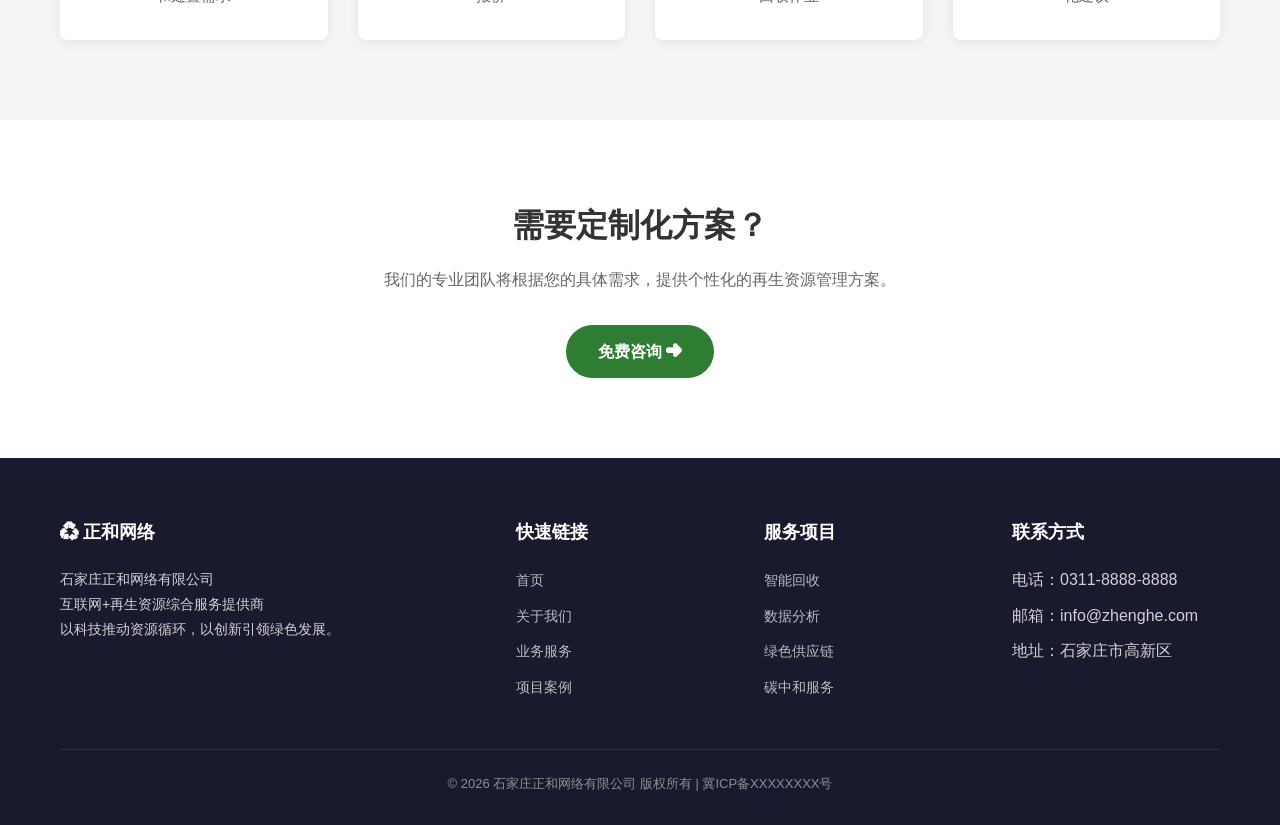
<file: services.html>
<!DOCTYPE html>
<html lang="zh-CN">
<head>
  <meta charset="UTF-8">
  <meta name="viewport" content="width=device-width, initial-scale=1.0">
  <title>业务服务 — 石家庄正和网络有限公司</title>
  <link rel="stylesheet" href="css/style.css">
</head>
<body>

<header class="header">
  <div class="container">
    <a href="index.html" class="logo">
      <div class="logo-icon">&#9851;</div>
      <span>正和网络</span>
    </a>
    <nav class="nav">
      <a href="index.html">首页</a>
      <a href="about.html">关于我们</a>
      <a href="services.html" class="active">业务服务</a>
      <a href="cases.html">项目案例</a>
      <a href="news.html">新闻资讯</a>
      <a href="contact.html">联系我们</a>
    </nav>
    <div class="hamburger">
      <span></span><span></span><span></span>
    </div>
  </div>
</header>

<div class="page-header">
  <div class="container">
    <h1>业务服务</h1>
    <div class="breadcrumb"><a href="index.html">首页</a> / 业务服务</div>
  </div>
</div>

<section class="section">
  <div class="container">
    <div class="section-title">
      <h2>我们的服务</h2>
      <p>全产业链数字化解决方案</p>
      <div class="line"></div>
    </div>

    <div class="service-detail">
      <div class="service-card">
        <div class="icon">&#128230;</div>
        <div>
          <h4>智能回收服务</h4>
          <p>基于移动互联网的在线预约回收平台，覆盖废金属、废塑料、废纸、废电子等全品类再生资源。智能定价、上门回收、在线结算，让回收像叫外卖一样方便。</p>
        </div>
      </div>
      <div class="service-card">
        <div class="icon">&#128200;</div>
        <div>
          <h4>大数据分析服务</h4>
          <p>依托自建再生资源数据库，提供价格走势分析、供需预测、资源分布热力图等数据产品，帮助企业精准决策，把握市场脉搏。</p>
        </div>
      </div>
      <div class="service-card">
        <div class="icon">&#128268;</div>
        <div>
          <h4>绿色供应链管理</h4>
          <p>从回收、分拣、加工到销售的全链路数字化管理，实现资源流向全程可追溯。对接上下游企业，打造闭环供应链生态体系。</p>
        </div>
      </div>
      <div class="service-card">
        <div class="icon">&#127758;</div>
        <div>
          <h4>碳中和咨询</h4>
          <p>为企业提供碳排放核算、减排路径规划、碳交易咨询等一站式碳中和解决方案，助力实现双碳目标，提升企业社会责任形象。</p>
        </div>
      </div>
      <div class="service-card">
        <div class="icon">&#128241;</div>
        <div>
          <h4>IoT智能设备</h4>
          <p>智能称重、智能分拣、视频监控等物联网设备部署，实现回收站点的智能化管理，降低人工成本，提升运营效率。</p>
        </div>
      </div>
      <div class="service-card">
        <div class="icon">&#128218;</div>
        <div>
          <h4>政策咨询与申报</h4>
          <p>熟悉循环经济、环保产业相关政策，为企业提供资质申报、补贴申请、税收优惠等政策咨询服务，最大化享受政策红利。</p>
        </div>
      </div>
    </div>
  </div>
</section>

<section class="section section-light">
  <div class="container">
    <div class="section-title">
      <h2>服务流程</h2>
      <p>简单四步，开启绿色合作</p>
      <div class="line"></div>
    </div>
    <div class="card-grid" style="grid-template-columns:repeat(4,1fr);">
      <div class="card" style="text-align:center;">
        <div style="font-size:48px;font-weight:800;color:var(--primary);margin-bottom:12px;">01</div>
        <h3>需求沟通</h3>
        <p>了解企业再生资源类型、数量和处置需求</p>
      </div>
      <div class="card" style="text-align:center;">
        <div style="font-size:48px;font-weight:800;color:var(--primary);margin-bottom:12px;">02</div>
        <h3>方案定制</h3>
        <p>根据需求量身定制回收方案和报价</p>
      </div>
      <div class="card" style="text-align:center;">
        <div style="font-size:48px;font-weight:800;color:var(--primary);margin-bottom:12px;">03</div>
        <h3>上门回收</h3>
        <p>专业团队按时上门，高效完成回收作业</p>
      </div>
      <div class="card" style="text-align:center;">
        <div style="font-size:48px;font-weight:800;color:var(--primary);margin-bottom:12px;">04</div>
        <h3>结算反馈</h3>
        <p>快速结算，提供数据报告和优化建议</p>
      </div>
    </div>
  </div>
</section>

<section class="section">
  <div class="container" style="text-align:center;">
    <h2 style="font-size:32px;margin-bottom:16px;">需要定制化方案？</h2>
    <p style="color:var(--text-light);margin-bottom:32px;max-width:600px;margin-left:auto;margin-right:auto;">我们的专业团队将根据您的具体需求，提供个性化的再生资源管理方案。</p>
    <a href="contact.html" class="btn btn-primary">免费咨询 &#10140;</a>
  </div>
</section>

<footer class="footer">
  <div class="container">
    <div class="footer-grid">
      <div>
        <h4>&#9851; 正和网络</h4>
        <p>石家庄正和网络有限公司<br>互联网+再生资源综合服务提供商<br>以科技推动资源循环，以创新引领绿色发展。</p>
      </div>
      <div>
        <h4>快速链接</h4>
        <ul>
          <li><a href="index.html">首页</a></li>
          <li><a href="about.html">关于我们</a></li>
          <li><a href="services.html">业务服务</a></li>
          <li><a href="cases.html">项目案例</a></li>
        </ul>
      </div>
      <div>
        <h4>服务项目</h4>
        <ul>
          <li><a href="services.html">智能回收</a></li>
          <li><a href="services.html">数据分析</a></li>
          <li><a href="services.html">绿色供应链</a></li>
          <li><a href="services.html">碳中和服务</a></li>
        </ul>
      </div>
      <div>
        <h4>联系方式</h4>
        <ul>
          <li>电话：0311-8888-8888</li>
          <li>邮箱：info@zhenghe.com</li>
          <li>地址：石家庄市高新区</li>
        </ul>
      </div>
    </div>
    <div class="footer-bottom">
      &copy; 2026 石家庄正和网络有限公司 版权所有 | 冀ICP备XXXXXXXX号
    </div>
  </div>
</footer>

<script src="js/main.js"></script>
</body>
</html>
</file>
<file: css/style.css>
:root {
  --primary: #2e7d32;
  --primary-dark: #1b5e20;
  --primary-light: #4caf50;
  --accent: #00bcd4;
  --text: #333;
  --text-light: #666;
  --bg: #fff;
  --bg-light: #f5f5f5;
  --bg-dark: #1a1a2e;
  --shadow: 0 2px 12px rgba(0,0,0,0.08);
  --radius: 8px;
  --transition: all 0.3s ease;
}

* { margin: 0; padding: 0; box-sizing: border-box; }

body {
  font-family: -apple-system, BlinkMacSystemFont, "Segoe UI", "PingFang SC", "Hiragino Sans GB", "Microsoft YaHei", sans-serif;
  color: var(--text);
  line-height: 1.6;
  overflow-x: hidden;
}

a { text-decoration: none; color: inherit; transition: var(--transition); }
ul { list-style: none; }
img { max-width: 100%; display: block; }

.container { max-width: 1200px; margin: 0 auto; padding: 0 20px; }

/* ===== Header ===== */
.header {
  position: fixed; top: 0; left: 0; right: 0; z-index: 1000;
  background: var(--bg);
  box-shadow: var(--shadow);
  transition: var(--transition);
}
.header.scrolled { box-shadow: 0 2px 20px rgba(0,0,0,0.12); }
.header .container {
  display: flex; align-items: center; justify-content: space-between;
  height: 72px;
}
.logo { display: flex; align-items: center; gap: 12px; font-size: 20px; font-weight: 700; color: var(--primary); }
.logo-icon {
  width: 40px; height: 40px; background: linear-gradient(135deg, var(--primary), var(--primary-light));
  border-radius: 10px; display: flex; align-items: center; justify-content: center;
  color: #fff; font-size: 20px;
}
.nav { display: flex; gap: 32px; }
.nav a {
  font-size: 15px; font-weight: 500; color: var(--text);
  padding: 8px 0; position: relative;
}
.nav a::after {
  content: ''; position: absolute; bottom: 0; left: 0; width: 0; height: 2px;
  background: var(--primary); transition: var(--transition);
}
.nav a:hover::after, .nav a.active::after { width: 100%; }
.nav a:hover, .nav a.active { color: var(--primary); }

.hamburger { display: none; flex-direction: column; gap: 5px; cursor: pointer; padding: 8px; }
.hamburger span { width: 24px; height: 2px; background: var(--text); transition: var(--transition); }

/* ===== Hero ===== */
.hero {
  margin-top: 72px; min-height: 600px;
  background: linear-gradient(135deg, #e8f5e9 0%, #e0f2f1 50%, #e0f7fa 100%);
  display: flex; align-items: center; position: relative; overflow: hidden;
}
.hero::before {
  content: ''; position: absolute; top: -50%; right: -20%; width: 600px; height: 600px;
  background: radial-gradient(circle, rgba(76,175,80,0.15) 0%, transparent 70%);
  border-radius: 50%;
}
.hero-content { position: relative; z-index: 1; max-width: 600px; }
.hero h1 { font-size: 48px; font-weight: 800; line-height: 1.2; margin-bottom: 20px; color: var(--primary-dark); }
.hero h1 span { color: var(--accent); }
.hero p { font-size: 18px; color: var(--text-light); margin-bottom: 32px; }
.btn {
  display: inline-flex; align-items: center; gap: 8px;
  padding: 14px 32px; border-radius: 50px; font-size: 16px; font-weight: 600;
  transition: var(--transition); cursor: pointer; border: none;
}
.btn-primary { background: var(--primary); color: #fff; }
.btn-primary:hover { background: var(--primary-dark); transform: translateY(-2px); box-shadow: 0 8px 24px rgba(46,125,50,0.3); }
.btn-outline { border: 2px solid var(--primary); color: var(--primary); background: transparent; margin-left: 16px; }
.btn-outline:hover { background: var(--primary); color: #fff; }

.hero-visual {
  position: absolute; right: 5%; top: 50%; transform: translateY(-50%);
  width: 450px; height: 450px;
  background: linear-gradient(135deg, var(--primary-light), var(--accent));
  border-radius: 30% 70% 70% 30% / 30% 30% 70% 70%;
  display: flex; align-items: center; justify-content: center;
  animation: morph 8s ease-in-out infinite;
}
.hero-visual::after { content: '\267B'; font-size: 120px; color: rgba(255,255,255,0.9); }

@keyframes morph {
  0%, 100% { border-radius: 30% 70% 70% 30% / 30% 30% 70% 70%; }
  25% { border-radius: 58% 42% 75% 25% / 76% 46% 54% 24%; }
  50% { border-radius: 50% 50% 33% 67% / 55% 27% 73% 45%; }
  75% { border-radius: 33% 67% 58% 42% / 63% 68% 32% 37%; }
}

/* ===== Stats ===== */
.stats {
  padding: 60px 0; background: var(--bg);
}
.stats-grid {
  display: grid; grid-template-columns: repeat(4, 1fr); gap: 30px;
}
.stat-item { text-align: center; padding: 30px; border-radius: var(--radius); background: var(--bg-light); }
.stat-number { font-size: 42px; font-weight: 800; color: var(--primary); margin-bottom: 8px; }
.stat-label { font-size: 14px; color: var(--text-light); }

/* ===== Section ===== */
.section { padding: 80px 0; }
.section-light { background: var(--bg-light); }
.section-title { text-align: center; margin-bottom: 50px; }
.section-title h2 { font-size: 36px; font-weight: 700; margin-bottom: 12px; }
.section-title p { font-size: 16px; color: var(--text-light); }
.section-title .line {
  width: 60px; height: 4px; background: linear-gradient(to right, var(--primary), var(--accent));
  margin: 16px auto 0; border-radius: 2px;
}

/* ===== Cards ===== */
.card-grid { display: grid; grid-template-columns: repeat(3, 1fr); gap: 30px; }
.card {
  background: var(--bg); border-radius: var(--radius); padding: 32px;
  box-shadow: var(--shadow); transition: var(--transition);
}
.card:hover { transform: translateY(-8px); box-shadow: 0 12px 32px rgba(0,0,0,0.12); }
.card-icon {
  width: 64px; height: 64px; border-radius: 16px;
  background: linear-gradient(135deg, var(--primary), var(--primary-light));
  display: flex; align-items: center; justify-content: center;
  font-size: 28px; margin-bottom: 20px; color: #fff;
}
.card h3 { font-size: 20px; margin-bottom: 12px; }
.card p { color: var(--text-light); font-size: 15px; }

/* ===== About ===== */
.about-grid { display: grid; grid-template-columns: 1fr 1fr; gap: 60px; align-items: center; }
.about-image {
  height: 400px; border-radius: var(--radius); overflow: hidden;
  background: linear-gradient(135deg, #e8f5e9, #e0f7fa);
  display: flex; align-items: center; justify-content: center;
  font-size: 80px; color: var(--primary);
}
.about-text h3 { font-size: 28px; margin-bottom: 16px; color: var(--primary-dark); }
.about-text p { color: var(--text-light); margin-bottom: 16px; }

/* ===== Timeline ===== */
.timeline { position: relative; padding-left: 40px; }
.timeline::before {
  content: ''; position: absolute; left: 15px; top: 0; bottom: 0;
  width: 2px; background: var(--primary-light);
}
.timeline-item { position: relative; margin-bottom: 32px; padding-left: 30px; }
.timeline-item::before {
  content: ''; position: absolute; left: -26px; top: 6px;
  width: 12px; height: 12px; border-radius: 50%;
  background: var(--primary); border: 3px solid #fff; box-shadow: 0 0 0 2px var(--primary);
}
.timeline-year { font-size: 14px; font-weight: 600; color: var(--primary); margin-bottom: 4px; }
.timeline-item h4 { font-size: 16px; margin-bottom: 4px; }
.timeline-item p { font-size: 14px; color: var(--text-light); }

/* ===== Services Detail ===== */
.service-detail { display: grid; grid-template-columns: 1fr 1fr; gap: 40px; margin-top: 40px; }
.service-card {
  display: flex; gap: 20px; padding: 24px; border-radius: var(--radius);
  background: var(--bg); box-shadow: var(--shadow); transition: var(--transition);
}
.service-card:hover { transform: translateX(8px); }
.service-card .icon {
  width: 56px; height: 56px; min-width: 56px; border-radius: 14px;
  background: linear-gradient(135deg, var(--primary), var(--accent));
  display: flex; align-items: center; justify-content: center;
  font-size: 24px; color: #fff;
}
.service-card h4 { font-size: 18px; margin-bottom: 8px; }
.service-card p { font-size: 14px; color: var(--text-light); }

/* ===== Cases ===== */
.case-card {
  display: grid; grid-template-columns: 1fr 1fr; gap: 40px;
  padding: 40px; background: var(--bg); border-radius: var(--radius);
  box-shadow: var(--shadow); margin-bottom: 30px;
}
.case-card:nth-child(even) { direction: rtl; }
.case-card:nth-child(even) > * { direction: ltr; }
.case-image {
  height: 280px; border-radius: var(--radius);
  background: linear-gradient(135deg, #e8f5e9, #b2dfdb);
  display: flex; align-items: center; justify-content: center;
  font-size: 48px; color: var(--primary);
}
.case-content h3 { font-size: 24px; margin-bottom: 12px; }
.case-content p { color: var(--text-light); margin-bottom: 16px; }
.case-tags { display: flex; gap: 8px; flex-wrap: wrap; }
.case-tag {
  padding: 4px 12px; background: var(--bg-light); border-radius: 20px;
  font-size: 12px; color: var(--primary);
}

/* ===== News ===== */
.news-grid { display: grid; grid-template-columns: repeat(3, 1fr); gap: 30px; }
.news-card {
  background: var(--bg); border-radius: var(--radius); overflow: hidden;
  box-shadow: var(--shadow); transition: var(--transition);
}
.news-card:hover { transform: translateY(-6px); }
.news-image {
  height: 180px;
  background: linear-gradient(135deg, #c8e6c9, #b2ebf2);
  display: flex; align-items: center; justify-content: center;
  font-size: 36px; color: var(--primary);
}
.news-body { padding: 24px; }
.news-date { font-size: 12px; color: var(--accent); margin-bottom: 8px; }
.news-card h3 { font-size: 18px; margin-bottom: 8px; }
.news-card p { font-size: 14px; color: var(--text-light); }
.news-link {
  display: inline-block; margin-top: 12px; color: var(--primary);
  font-weight: 600; font-size: 14px;
}
.news-link:hover { color: var(--primary-dark); }

/* ===== Contact ===== */
.contact-grid { display: grid; grid-template-columns: 1fr 1fr; gap: 60px; }
.contact-info h3 { font-size: 24px; margin-bottom: 24px; }
.contact-item { display: flex; gap: 16px; margin-bottom: 24px; }
.contact-icon {
  width: 48px; height: 48px; border-radius: 12px;
  background: var(--bg-light); display: flex; align-items: center;
  justify-content: center; font-size: 20px; color: var(--primary);
}
.contact-item h4 { font-size: 16px; margin-bottom: 4px; }
.contact-item p { color: var(--text-light); font-size: 14px; }

.contact-form input, .contact-form textarea {
  width: 100%; padding: 14px 18px; border: 1px solid #e0e0e0;
  border-radius: var(--radius); font-size: 15px; margin-bottom: 16px;
  transition: var(--transition); font-family: inherit;
}
.contact-form input:focus, .contact-form textarea:focus {
  outline: none; border-color: var(--primary); box-shadow: 0 0 0 3px rgba(46,125,50,0.1);
}
.contact-form textarea { height: 140px; resize: vertical; }

/* ===== Footer ===== */
.footer {
  background: var(--bg-dark); color: rgba(255,255,255,0.8); padding: 60px 0 30px;
}
.footer-grid { display: grid; grid-template-columns: 2fr 1fr 1fr 1fr; gap: 40px; margin-bottom: 40px; }
.footer h4 { color: #fff; font-size: 18px; margin-bottom: 20px; }
.footer p { font-size: 14px; line-height: 1.8; }
.footer ul li { margin-bottom: 10px; }
.footer ul a { font-size: 14px; color: rgba(255,255,255,0.7); }
.footer ul a:hover { color: var(--primary-light); }
.footer-bottom {
  border-top: 1px solid rgba(255,255,255,0.1); padding-top: 24px;
  text-align: center; font-size: 13px; color: rgba(255,255,255,0.5);
}

/* ===== Page Header ===== */
.page-header {
  margin-top: 72px; padding: 80px 0;
  background: linear-gradient(135deg, #e8f5e9, #e0f2f1);
  text-align: center;
}
.page-header h1 { font-size: 42px; font-weight: 800; color: var(--primary-dark); margin-bottom: 12px; }
.breadcrumb { font-size: 14px; color: var(--text-light); }
.breadcrumb a { color: var(--primary); }

/* ===== Team ===== */
.team-grid { display: grid; grid-template-columns: repeat(4, 1fr); gap: 30px; }
.team-card { text-align: center; padding: 30px; background: var(--bg); border-radius: var(--radius); box-shadow: var(--shadow); }
.team-avatar {
  width: 100px; height: 100px; border-radius: 50%; margin: 0 auto 16px;
  background: linear-gradient(135deg, var(--primary), var(--accent));
  display: flex; align-items: center; justify-content: center;
  font-size: 36px; color: #fff;
}
.team-card h4 { font-size: 18px; margin-bottom: 4px; }
.team-card .role { font-size: 13px; color: var(--accent); }

/* ===== Values ===== */
.values-grid { display: grid; grid-template-columns: repeat(4, 1fr); gap: 24px; }
.value-item {
  text-align: center; padding: 32px 20px; border-radius: var(--radius);
  background: linear-gradient(135deg, #e8f5e9, #e0f7fa);
}
.value-item .icon { font-size: 40px; margin-bottom: 12px; }
.value-item h4 { font-size: 18px; margin-bottom: 8px; color: var(--primary-dark); }
.value-item p { font-size: 13px; color: var(--text-light); }

/* ===== Map ===== */
.map { height: 300px; border-radius: var(--radius); background: var(--bg-light); margin-top: 40px; display: flex; align-items: center; justify-content: center; color: var(--text-light); }

/* ===== Responsive ===== */
@media (max-width: 1024px) {
  .hero-visual { display: none; }
  .stats-grid { grid-template-columns: repeat(2, 1fr); }
  .card-grid, .news-grid { grid-template-columns: repeat(2, 1fr); }
  .footer-grid { grid-template-columns: repeat(2, 1fr); }
  .team-grid, .values-grid { grid-template-columns: repeat(2, 1fr); }
}

@media (max-width: 768px) {
  .nav {
    display: none; position: fixed; top: 72px; left: 0; right: 0;
    background: var(--bg); flex-direction: column; gap: 0;
    box-shadow: var(--shadow); padding: 16px 0;
  }
  .nav.open { display: flex; }
  .nav a { padding: 12px 24px; }
  .hamburger { display: flex; }
  .hero { min-height: auto; padding: 60px 0; }
  .hero h1 { font-size: 32px; }
  .btn-outline { margin-left: 0; margin-top: 12px; }
  .stats-grid, .card-grid, .news-grid { grid-template-columns: 1fr; }
  .about-grid, .contact-grid, .service-detail, .case-card, .case-card:nth-child(even) { grid-template-columns: 1fr; }
  .case-card:nth-child(even) { direction: ltr; }
  .footer-grid { grid-template-columns: 1fr; }
  .team-grid, .values-grid { grid-template-columns: 1fr 1fr; }
  .page-header h1 { font-size: 28px; }
}
</file>
